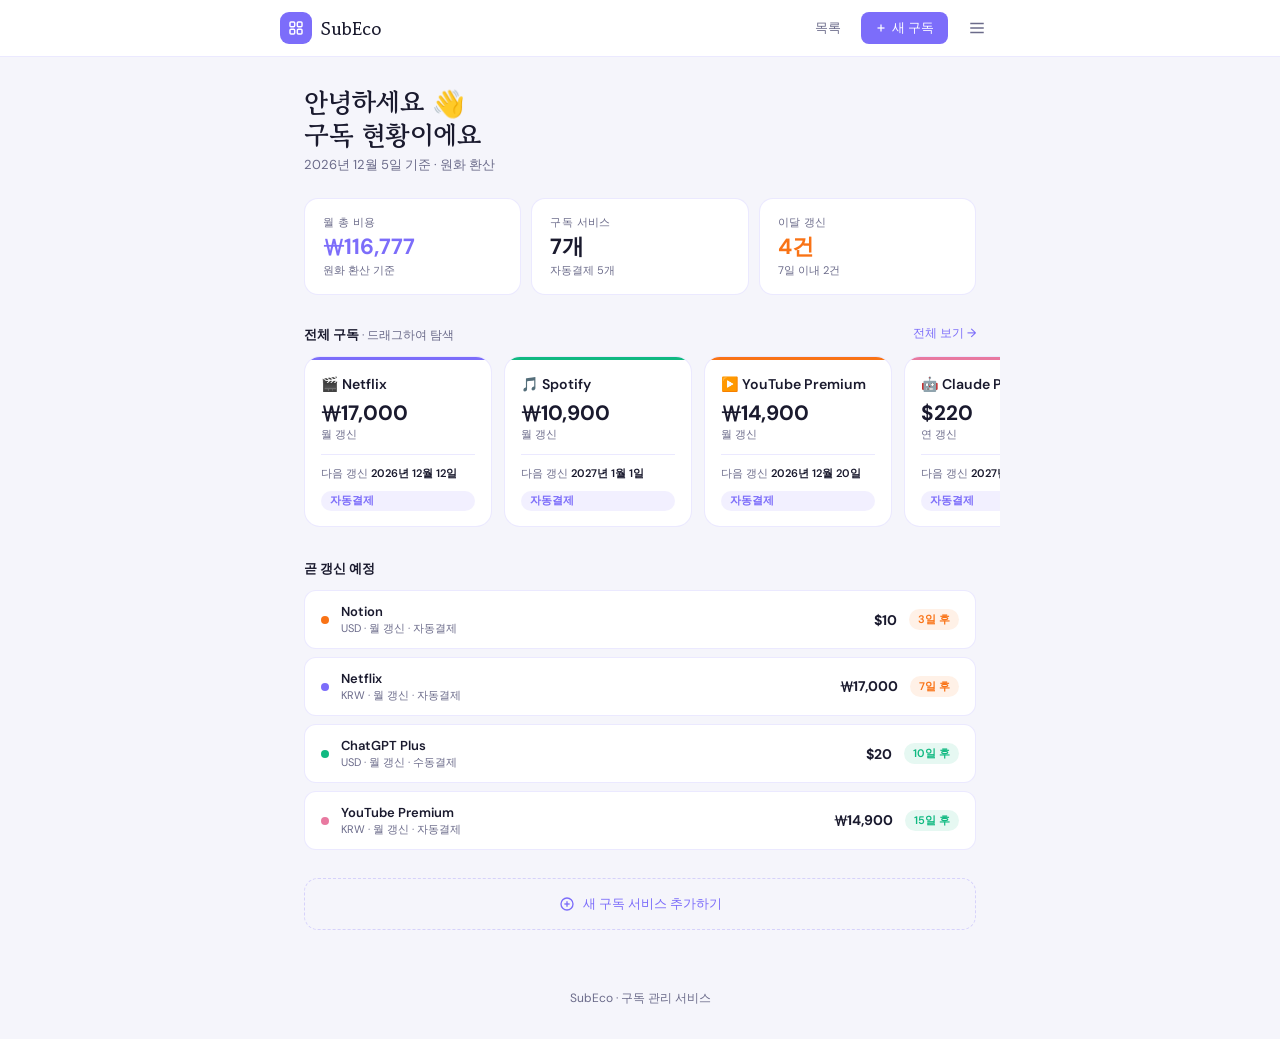
<file: src/main/resources/static/index.html>
<!DOCTYPE html>
<html lang="ko">
<head>
<meta charset="UTF-8">
<meta name="viewport" content="width=device-width, initial-scale=1.0">
<title>SubEco · 구독 관리</title>
<link rel="preconnect" href="https://fonts.googleapis.com">
<!-- 폰트: 제목용 한글 세리프(Gowun Batang) + 본문용 산세리프(DM Sans) -->
<link href="https://fonts.googleapis.com/css2?family=Gowun+Batang:wght@400;700&family=DM+Sans:wght@300;400;500;600&display=swap" rel="stylesheet">
<style>
/* ── 전역 초기화 ──────────────────────────────────────────────────── */
*{box-sizing:border-box;margin:0;padding:0;}

/* ── CSS 변수: 색상 팔레트 ────────────────────────────────────────── */
:root{
  --accent:#7c6dfa;           /* 메인 보라 포인트 컬러 */
  --accent-dark:#6558e8;      /* 호버 시 진한 보라 */
  --accent-light:rgba(124,109,250,0.08); /* 배경 틴트용 연한 보라 */
  --accent2:#f97316;          /* 경고/임박 강조용 오렌지 */
  --green:#10b981;            /* 여유 있음 표시용 그린 */
  --pink:#e879a0;             /* 카드 4번째 컬러 */
  --surface:#f5f5fb;          /* 페이지 배경 */
  --card:#fff;                /* 카드/헤더 배경 */
  --text:#1a1a2e;             /* 기본 텍스트 */
  --muted:#6b6b8a;            /* 보조 텍스트 */
  --border:rgba(124,109,250,0.15); /* 테두리 */
}

/* ── 기본 요소 ────────────────────────────────────────────────────── */
body{font-family:'DM Sans',-apple-system,'Noto Sans KR',sans-serif;background:var(--surface);color:var(--text);min-height:100vh;}
a{text-decoration:none;color:inherit;}
button{font-family:inherit;cursor:pointer;}

/* ── 헤더: 상단 고정 네비게이션 바 ───────────────────────────────── */
header{background:var(--card);border-bottom:0.5px solid var(--border);padding:0 24px;position:sticky;top:0;z-index:50;}
.topbar{max-width:720px;margin:0 auto;display:flex;align-items:center;justify-content:space-between;height:56px;}

/* 브랜드 로고 영역 */
.brand{display:flex;align-items:center;gap:9px;cursor:pointer;}
.brand-mark{width:32px;height:32px;background:var(--accent);border-radius:9px;display:flex;align-items:center;justify-content:center;flex-shrink:0;}
.brand-mark svg{width:16px;height:16px;stroke:#fff;fill:none;stroke-width:2.2;}
.brand-name{font-family:'Gowun Batang',serif;font-weight:700;font-size:1.1rem;color:var(--text);}

/* 헤더 우측 버튼 그룹 */
.header-actions{display:flex;gap:6px;align-items:center;}
.btn{display:inline-flex;align-items:center;gap:5px;padding:7px 14px;border-radius:8px;font-size:13px;font-weight:500;border:none;background:none;color:var(--muted);transition:all .15s;}
.btn:hover{background:var(--accent-light);color:var(--accent);}
.btn-primary{background:var(--accent) !important;color:#fff !important;} /* 강조 버튼 */
.btn-primary:hover{background:var(--accent-dark) !important;}

/* ── 페이지 전환 (SPA 방식) ───────────────────────────────────────── */
/* .page는 기본 숨김, .active 클래스가 있을 때만 보임 */
main{max-width:720px;margin:0 auto;padding:28px 24px 60px;}
.page{display:none;}
.page.active{display:block;}

/* ── 홈: 인삿말 영역 ──────────────────────────────────────────────── */
.greeting{margin-bottom:24px;}
.greeting h1{font-family:'Gowun Batang',serif;font-size:1.65rem;font-weight:700;line-height:1.25;}
.greeting p{font-size:13px;color:var(--muted);margin-top:5px;}

/* ── 홈: 요약 카드 3개 (월비용 / 구독수 / 이달갱신) ─────────────── */
.summary{display:grid;grid-template-columns:repeat(3,1fr);gap:10px;margin-bottom:28px;}
.metric{background:var(--card);border:0.5px solid var(--border);border-radius:14px;padding:16px 18px;}
.metric-label{font-size:11px;color:var(--muted);font-weight:500;letter-spacing:.4px;margin-bottom:6px;text-transform:uppercase;}
.metric-value{font-size:22px;font-weight:700;line-height:1;color:var(--text);}
.v-accent{color:var(--accent)!important;}  /* 금액 강조 */
.v-warn{color:var(--accent2)!important;}   /* 갱신 건수 경고 */
.metric-sub{font-size:11px;color:var(--muted);margin-top:5px;}

/* ── 섹션 헤더 (제목 + 보조링크) ─────────────────────────────────── */
.section-head{display:flex;align-items:center;justify-content:space-between;margin-bottom:12px;}
.section-title{font-size:13px;font-weight:600;color:var(--text);}
.section-hint{font-size:12px;color:var(--muted);}
.section-link{font-size:12px;color:var(--accent);font-weight:500;cursor:pointer;border:none;background:none;}
.section-link:hover{text-decoration:underline;}

/* ── 구독 카드 캐러셀 ─────────────────────────────────────────────── */
/* 가로 스크롤 컨테이너. 음수 마진으로 양쪽 여백 밖까지 확장 */
.carousel-outer{margin:0 -24px;padding:0 24px;overflow-x:auto;scrollbar-width:none;cursor:grab;}
.carousel-outer::-webkit-scrollbar{display:none;} /* WebKit 스크롤바 숨김 */
.carousel-outer.dragging{cursor:grabbing;}          /* 드래그 중 커서 변경 */
.carousel-outer.dragging .sub-card{pointer-events:none;} /* 드래그 중 카드 클릭 방지 */
.carousel{display:flex;gap:12px;padding-bottom:8px;width:max-content;}

/* 개별 구독 카드 */
.sub-card{width:188px;background:var(--card);border:0.5px solid var(--border);border-radius:16px;padding:18px 16px 15px;display:flex;flex-direction:column;position:relative;overflow:hidden;transition:transform .15s,box-shadow .15s;cursor:pointer;}
/* 카드 상단 컬러 스트라이프 (::after 의사 요소) */
.sub-card::after{content:'';position:absolute;top:0;left:0;right:0;height:3px;border-radius:16px 16px 0 0;}
.c1::after{background:var(--accent);}  /* 보라 */
.c2::after{background:var(--green);}   /* 그린 */
.c3::after{background:var(--accent2);} /* 오렌지 */
.c4::after{background:var(--pink);}    /* 핑크 */
.sub-card:hover{transform:translateY(-3px);box-shadow:0 8px 22px rgba(124,109,250,0.13);}
/* 카드 내부 요소들 */
.card-service{font-weight:600;font-size:.88rem;margin-bottom:10px;}
.card-price{font-size:1.3rem;font-weight:700;line-height:1;}
.card-cycle{font-size:11px;color:var(--muted);margin-top:3px;}
.card-div{height:.5px;background:var(--border);margin:12px 0;} /* 구분선 */
.card-renewal{font-size:11px;color:var(--muted);}
.card-renewal b{color:var(--text);font-weight:600;}
/* 자동/수동결제 배지 */
.badge{display:inline-flex;align-items:center;margin-top:10px;padding:3px 9px;border-radius:20px;font-size:10.5px;font-weight:600;}
.badge-auto{background:rgba(124,109,250,.1);color:var(--accent);}   /* 자동결제: 보라 */
.badge-manual{background:rgba(107,107,138,.1);color:var(--muted);}  /* 수동결제: 회색 */

/* ── 홈: 갱신 예정 리스트 ─────────────────────────────────────────── */
.upcoming{display:flex;flex-direction:column;gap:8px;margin-bottom:28px;}
.uitem{background:var(--card);border:.5px solid var(--border);border-radius:12px;padding:12px 16px;display:flex;align-items:center;gap:12px;cursor:pointer;transition:background .12s;}
.uitem:hover{background:var(--accent-light);}
.udot{width:8px;height:8px;border-radius:50%;flex-shrink:0;} /* 컬러 인디케이터 점 */
.uinfo{flex:1;}
.uname{font-size:13px;font-weight:600;}
.umeta{font-size:11px;color:var(--muted);margin-top:1px;}
.uamt{font-size:14px;font-weight:700;}
/* 갱신 임박도 태그 */
.utag{font-size:11px;font-weight:600;padding:3px 9px;border-radius:20px;flex-shrink:0;}
.utag-soon{background:rgba(249,115,22,.1);color:var(--accent2);} /* 7일 이내: 오렌지 */
.utag-ok{background:rgba(16,185,129,.1);color:var(--green);}     /* 여유 있음: 그린 */

/* ── 홈: 새 구독 추가 유도 버튼 (점선 테두리) ───────────────────── */
.add-hint{border:1.5px dashed rgba(124,109,250,.25);border-radius:14px;padding:16px;display:flex;align-items:center;justify-content:center;gap:8px;cursor:pointer;color:var(--accent);font-size:13px;font-weight:500;transition:background .15s;background:transparent;width:100%;border-style:dashed;}
.add-hint:hover{background:var(--accent-light);}
.add-hint svg{width:16px;height:16px;stroke:currentColor;fill:none;stroke-width:2;}

/* ── 목록 페이지: 카드 그리드 ────────────────────────────────────── */
/* auto-fill로 화면 너비에 따라 열 수 자동 조정 */
.list-grid{display:grid;grid-template-columns:repeat(auto-fill,minmax(200px,1fr));gap:12px;margin-bottom:20px;}
.list-card{background:var(--card);border:.5px solid var(--border);border-radius:16px;padding:18px 16px 15px;position:relative;overflow:hidden;cursor:pointer;transition:transform .15s,box-shadow .15s;}
.list-card:hover{transform:translateY(-3px);box-shadow:0 8px 22px rgba(124,109,250,.13);}
.list-card::after{content:'';position:absolute;top:0;left:0;right:0;height:3px;border-radius:16px 16px 0 0;}
.page-title{font-family:'Gowun Batang',serif;font-size:1.5rem;font-weight:700;margin-bottom:20px;}

/* ── 상세 페이지 ──────────────────────────────────────────────────── */
.detail-card{background:var(--card);border:.5px solid var(--border);border-radius:16px;overflow:hidden;margin-bottom:16px;}
.detail-header{padding:24px 24px 20px;border-bottom:.5px solid var(--border);}
.detail-service{font-family:'Gowun Batang',serif;font-size:1.4rem;font-weight:700;}
.detail-price{font-size:2rem;font-weight:700;color:var(--accent);margin-top:6px;}
.detail-cycle{font-size:13px;color:var(--muted);margin-top:3px;}
/* 상세 정보 행 목록 */
.detail-rows{padding:8px 0;}
.detail-row{display:flex;align-items:center;justify-content:space-between;padding:13px 24px;border-bottom:.5px solid var(--border);}
.detail-row:last-child{border-bottom:none;}
.detail-row-label{font-size:13px;color:var(--muted);}
.detail-row-value{font-size:13px;font-weight:600;}
/* 수정 / 삭제 버튼 행 */
.action-row{display:flex;gap:10px;margin-top:8px;}
.action-btn{flex:1;padding:12px;border-radius:10px;font-size:13px;font-weight:500;border:none;cursor:pointer;transition:all .15s;}
.action-edit{background:var(--accent-light);color:var(--accent);}
.action-edit:hover{background:rgba(124,109,250,.15);}
.action-delete{background:rgba(239,68,68,.08);color:#ef4444;}
.action-delete:hover{background:rgba(239,68,68,.15);}
/* 뒤로가기 버튼 */
.back-btn{display:inline-flex;align-items:center;gap:6px;font-size:13px;color:var(--muted);margin-bottom:16px;cursor:pointer;border:none;background:none;padding:0;}
.back-btn:hover{color:var(--accent);}

/* ── 등록/수정 폼 페이지 ──────────────────────────────────────────── */
.form-card{background:var(--card);border:.5px solid var(--border);border-radius:16px;padding:24px;}
.form-group{margin-bottom:16px;}
.form-label{display:block;font-size:12px;font-weight:500;color:var(--muted);letter-spacing:.3px;margin-bottom:6px;text-transform:uppercase;}
.form-input{width:100%;padding:10px 14px;border:.5px solid rgba(124,109,250,.3);border-radius:10px;font-size:14px;background:var(--surface);color:var(--text);font-family:inherit;transition:border-color .15s,box-shadow .15s;}
.form-input:focus{outline:none;border-color:var(--accent);box-shadow:0 0 0 3px rgba(124,109,250,.1);background:#fff;}
.form-row{display:grid;grid-template-columns:1fr 1fr;gap:12px;} /* 금액+통화 2열 배치 */
/* 자동결제 체크박스 그룹 */
.checkbox-group{display:flex;align-items:center;gap:8px;padding:12px 14px;background:var(--surface);border-radius:10px;border:.5px solid rgba(124,109,250,.2);}
.checkbox-group input[type=checkbox]{accent-color:var(--accent);width:16px;height:16px;cursor:pointer;}
.checkbox-group label{font-size:14px;color:var(--text);cursor:pointer;}
/* 폼 하단 버튼 영역 */
.form-actions{display:flex;gap:10px;margin-top:24px;}
.form-submit{flex:1;padding:13px;border-radius:10px;font-size:14px;font-weight:600;border:none;background:var(--accent);color:#fff;cursor:pointer;transition:background .15s;}
.form-submit:hover{background:var(--accent-dark);}
.form-cancel{padding:13px 20px;border-radius:10px;font-size:14px;font-weight:500;border:.5px solid var(--border);background:none;color:var(--muted);cursor:pointer;transition:all .15s;}
.form-cancel:hover{background:var(--accent-light);color:var(--accent);}

/* ── 사이드 메뉴 (우측 슬라이드) ─────────────────────────────────── */
/* 오버레이: 메뉴 열릴 때 배경을 어둡게 */
.overlay{position:fixed;inset:0;background:rgba(26,26,46,.4);opacity:0;visibility:hidden;transition:opacity .2s,visibility 0s linear .2s;z-index:90;}
/* 사이드 패널: 기본은 화면 오른쪽 밖에 숨겨둠 */
.sidemenu{position:fixed;top:0;right:0;height:100vh;width:260px;max-width:85vw;background:var(--card);border-left:.5px solid var(--border);transform:translateX(100%);transition:transform .25s;z-index:100;display:flex;flex-direction:column;}
.sm-head{display:flex;align-items:center;justify-content:space-between;padding:16px 20px;border-bottom:.5px solid var(--border);font-weight:600;}
.sm-close{background:none;border:none;font-size:1.5rem;color:var(--muted);cursor:pointer;line-height:1;}
.sm-close:hover{color:var(--text);}
.sm-list{list-style:none;padding:6px 0;}
.sm-list li button{display:block;width:100%;text-align:left;padding:11px 20px;font-size:14px;color:var(--text);border:none;background:none;cursor:pointer;transition:background .12s;}
.sm-list li button:hover{background:var(--accent-light);color:var(--accent);}
/* body에 .menu-open 클래스가 추가되면 오버레이·패널이 보이도록 토글 */
body.menu-open .overlay{opacity:1;visibility:visible;transition:opacity .2s;}
body.menu-open .sidemenu{transform:translateX(0);}

footer{text-align:center;padding:0 0 32px;font-size:12px;color:var(--muted);}

/* 데이터 없을 때 빈 상태 표시 */
.empty{text-align:center;padding:40px 20px;color:var(--muted);}
.empty-icon{font-size:2.5rem;margin-bottom:12px;}

</style>
</head>
<body>

<!-- ── 상단 헤더 ──────────────────────────────────────────────────────── -->
<header>
  <div class="topbar">
    <!-- 로고: 클릭하면 홈으로 이동 -->
    <div class="brand" onclick="nav('home')">
      <div class="brand-mark">
        <svg viewBox="0 0 24 24"><rect x="3" y="3" width="7" height="7" rx="1.5"/><rect x="14" y="3" width="7" height="7" rx="1.5"/><rect x="3" y="14" width="7" height="7" rx="1.5"/><rect x="14" y="14" width="7" height="7" rx="1.5"/></svg>
      </div>
      <span class="brand-name">SubEco</span>
    </div>
    <!-- 헤더 버튼: 목록 / 새 구독 / 햄버거 메뉴 -->
    <div class="header-actions">
      <button class="btn" onclick="nav('list')">목록</button>
      <button class="btn btn-primary" onclick="nav('new')">
        <svg width="12" height="12" viewBox="0 0 24 24" fill="none" stroke="currentColor" stroke-width="2.5"><line x1="12" y1="5" x2="12" y2="19"/><line x1="5" y1="12" x2="19" y2="12"/></svg>
        새 구독
      </button>
      <button class="btn" onclick="openMenu()" aria-label="메뉴">
        <svg width="18" height="18" viewBox="0 0 24 24" fill="none" stroke="currentColor" stroke-width="2"><line x1="3" y1="6" x2="21" y2="6"/><line x1="3" y1="12" x2="21" y2="12"/><line x1="3" y1="18" x2="21" y2="18"/></svg>
      </button>
    </div>
  </div>
</header>

<main>

  <!-- ── 홈 페이지 ──────────────────────────────────────────────────── -->
  <div class="page active" id="page-home">
    <!-- 인삿말 + 오늘 날짜 -->
    <div class="greeting">
      <h1>안녕하세요 👋<br>구독 현황이에요</h1>
      <p id="today-date"></p>
    </div>

    <!-- 요약 지표 카드 3개 -->
    <div class="summary">
      <div class="metric">
        <div class="metric-label">월 총 비용</div>
        <div class="metric-value v-accent" id="total-monthly">₩0</div>
        <div class="metric-sub">원화 환산 기준</div>
      </div>
      <div class="metric">
        <div class="metric-label">구독 서비스</div>
        <div class="metric-value" id="total-count">0개</div>
        <div class="metric-sub" id="auto-count">자동결제 0개</div>
      </div>
      <div class="metric">
        <div class="metric-label">이달 갱신</div>
        <div class="metric-value v-warn" id="this-month-count">0건</div>
        <div class="metric-sub" id="soon-count">7일 이내 0건</div>
      </div>
    </div>

    <!-- 구독 카드 캐러셀 섹션 -->
    <div class="section-head">
      <div><span class="section-title">전체 구독</span><span class="section-hint"> · 드래그하여 탐색</span></div>
      <button class="section-link" onclick="nav('list')">전체 보기 →</button>
    </div>
    <div class="carousel-outer" id="carouselOuter">
      <div class="carousel" id="carousel"></div> <!-- JS가 카드 HTML을 채워넣음 -->
    </div>

    <br>

    <!-- 갱신 임박 목록 섹션 -->
    <div class="section-head" style="margin-top:4px;">
      <span class="section-title">곧 갱신 예정</span>
    </div>
    <div class="upcoming" id="upcoming-list"></div> <!-- JS가 항목 HTML을 채워넣음 -->

    <!-- 새 구독 추가 유도 버튼 -->
    <button class="add-hint" onclick="nav('new')">
      <svg viewBox="0 0 24 24"><circle cx="12" cy="12" r="9"/><line x1="12" y1="8" x2="12" y2="16"/><line x1="8" y1="12" x2="16" y2="12"/></svg>
      새 구독 서비스 추가하기
    </button>
  </div>

  <!-- ── 목록 페이지 ─────────────────────────────────────────────────── -->
  <div class="page" id="page-list">
    <div style="display:flex;align-items:center;justify-content:space-between;margin-bottom:20px;">
      <div class="page-title" style="margin-bottom:0;">전체 구독</div>
      <button class="btn btn-primary" onclick="nav('new')">
        <svg width="12" height="12" viewBox="0 0 24 24" fill="none" stroke="currentColor" stroke-width="2.5"><line x1="12" y1="5" x2="12" y2="19"/><line x1="5" y1="12" x2="19" y2="12"/></svg>
        새 구독
      </button>
    </div>
    <!-- JS가 구독 카드 그리드를 채워넣음 -->
    <div class="list-grid" id="list-grid"></div>
  </div>

  <!-- ── 상세 페이지 ─────────────────────────────────────────────────── -->
  <div class="page" id="page-detail">
    <!-- 목록으로 돌아가기 -->
    <button class="back-btn" onclick="nav('list')">
      <svg width="14" height="14" viewBox="0 0 24 24" fill="none" stroke="currentColor" stroke-width="2"><line x1="19" y1="12" x2="5" y2="12"/><polyline points="12 19 5 12 12 5"/></svg>
      목록으로
    </button>
    <!-- 상세 정보 카드 (JS가 채워넣음) -->
    <div class="detail-card">
      <div class="detail-header">
        <div class="detail-service" id="detail-name"></div>
        <div class="detail-price" id="detail-price"></div>
        <div class="detail-cycle" id="detail-cycle"></div>
      </div>
      <div class="detail-rows">
        <div class="detail-row"><span class="detail-row-label">시작일</span><span class="detail-row-value" id="detail-started"></span></div>
        <div class="detail-row"><span class="detail-row-label">다음 갱신일</span><span class="detail-row-value" id="detail-renewal"></span></div>
        <div class="detail-row"><span class="detail-row-label">통화</span><span class="detail-row-value" id="detail-currency"></span></div>
        <div class="detail-row"><span class="detail-row-label">자동결제</span><span class="detail-row-value" id="detail-auto"></span></div>
      </div>
    </div>
    <!-- 수정 / 삭제 액션 버튼 -->
    <div class="action-row">
      <button class="action-btn action-edit" id="detail-edit-btn">✏️ 수정</button>
      <button class="action-btn action-delete" id="detail-delete-btn">🗑️ 삭제</button>
    </div>
  </div>

  <!-- ── 등록/수정 폼 페이지 (new·edit 공용) ──────────────────────── -->
  <div class="page" id="page-form">
    <!-- 뒤로가기: 신규면 목록, 수정이면 상세로 -->
    <button class="back-btn" id="form-back-btn">
      <svg width="14" height="14" viewBox="0 0 24 24" fill="none" stroke="currentColor" stroke-width="2"><line x1="19" y1="12" x2="5" y2="12"/><polyline points="12 19 5 12 12 5"/></svg>
      <span id="form-back-label">돌아가기</span>
    </button>
    <div class="page-title" id="form-title">새 구독 등록</div>
    <div class="form-card">
      <!-- 서비스명 -->
      <div class="form-group">
        <label class="form-label">서비스명</label>
        <input class="form-input" id="f-name" type="text" placeholder="예: Netflix, Spotify">
      </div>
      <!-- 금액 + 통화 (2열 배치) -->
      <div class="form-row">
        <div class="form-group">
          <label class="form-label">금액</label>
          <input class="form-input" id="f-price" type="number" min="0" placeholder="0">
        </div>
        <div class="form-group">
          <label class="form-label">통화</label>
          <select class="form-input" id="f-currency">
            <option value="KRW">원 (KRW)</option>
            <option value="USD">달러 (USD)</option>
            <option value="JPY">엔 (JPY)</option>
          </select>
        </div>
      </div>
      <!-- 결제 주기 -->
      <div class="form-group">
        <label class="form-label">결제 주기</label>
        <select class="form-input" id="f-cycle">
          <option value="MONTHLY">월 갱신</option>
          <option value="YEARLY">연 갱신</option>
        </select>
      </div>
      <!-- 시작일 -->
      <div class="form-group">
        <label class="form-label">시작일</label>
        <input class="form-input" id="f-started" type="date">
      </div>
      <!-- 자동결제 여부 -->
      <div class="form-group">
        <div class="checkbox-group">
          <input type="checkbox" id="f-auto">
          <label for="f-auto">자동 결제</label>
        </div>
      </div>
      <!-- 취소 / 제출 버튼 -->
      <div class="form-actions">
        <button class="form-cancel" id="form-cancel-btn">취소</button>
        <button class="form-submit" id="form-submit-btn">등록하기</button>
      </div>
    </div>
  </div>

</main>

<footer>SubEco · 구독 관리 서비스</footer>

<!-- ── 사이드 메뉴 ─────────────────────────────────────────────────────── -->
<!-- 오버레이: 클릭하면 메뉴 닫힘 -->
<div class="overlay" id="overlay" onclick="closeMenu()"></div>
<!-- 슬라이드 패널 -->
<aside class="sidemenu" id="sidemenu">
  <div class="sm-head">
    <span>메뉴</span>
    <button class="sm-close" onclick="closeMenu()">×</button>
  </div>
  <ul class="sm-list">
    <li><button onclick="closeMenu();nav('home')">홈</button></li>
    <li><button onclick="closeMenu();nav('list')">구독 목록</button></li>
    <li><button onclick="closeMenu();nav('new')">+ 새 구독 등록</button></li>
  </ul>
</aside>

<script>
// ════════════════════════════════════════════════════════════════════════════
// 데이터 & 상수
// ════════════════════════════════════════════════════════════════════════════

// 원화 환산 환율 (폴백 고정값)
const RATES = { KRW: 1, USD: 1490, JPY: 9.8 };

// 서비스명 키워드 → 이모지 매핑
const EMOJIS = { Netflix:'🎬', Spotify:'🎵', YouTube:'▶️', Claude:'🤖', Notion:'📝', ChatGPT:'💬', Nintendo:'🎮' };

// 카드 상단 스트라이프 컬러 클래스 (순환 적용)
const COLORS = ['c1','c2','c3','c4'];

// localStorage에 저장된 데이터 불러오기. 없으면 시드 데이터 사용.
let subs = JSON.parse(localStorage.getItem('subeco') || 'null') || [
  {id:1, name:'Netflix',         price:17000, currency:'KRW', cycle:'MONTHLY', started:'2026-04-12', auto:true},
  {id:2, name:'Spotify',         price:10900, currency:'KRW', cycle:'MONTHLY', started:'2026-05-01', auto:true},
  {id:3, name:'YouTube Premium', price:14900, currency:'KRW', cycle:'MONTHLY', started:'2026-03-20', auto:true},
  {id:4, name:'Claude Pro',      price:220,   currency:'USD', cycle:'YEARLY',  started:'2026-05-25', auto:true},
  {id:5, name:'Notion',          price:10,    currency:'USD', cycle:'MONTHLY', started:'2026-05-08', auto:true},
  {id:6, name:'ChatGPT Plus',    price:20,    currency:'USD', cycle:'MONTHLY', started:'2026-02-15', auto:false},
  {id:7, name:'Nintendo Online', price:2400,  currency:'JPY', cycle:'YEARLY',  started:'2025-11-30', auto:false},
];

// 새 구독 등록 시 부여할 ID (기존 최대값 + 1)
let nextId = Math.max(...subs.map(s=>s.id)) + 1;

// 현재 수정 중인 구독 ID (null이면 신규 등록 모드)
let editingId = null;

// ════════════════════════════════════════════════════════════════════════════
// 유틸리티 함수
// ════════════════════════════════════════════════════════════════════════════

/** 현재 subs 배열을 localStorage에 저장 */
function save() { localStorage.setItem('subeco', JSON.stringify(subs)); }

/**
 * 서비스 이름에서 이모지를 반환.
 * EMOJIS 키워드와 대소문자 무관하게 매칭, 없으면 기본 박스 이모지.
 */
function getEmoji(name) {
  for (const k of Object.keys(EMOJIS)) if (name.toLowerCase().includes(k.toLowerCase())) return EMOJIS[k];
  return '📦';
}

/**
 * 구독 객체를 받아 통화 기호 + 금액 문자열 반환.
 * 예) { price: 17000, currency: 'KRW' } → "₩17,000"
 */
function formatPrice(s) {
  const sym = s.currency === 'KRW' ? '₩' : s.currency === 'USD' ? '$' : '¥';
  return sym + s.price.toLocaleString();
}

/**
 * 구독의 월 환산 원화 금액을 계산.
 * 연간 결제는 12로 나눠 월 평균으로 환산.
 */
function toKrwMonthly(s) {
  const krw = s.price * RATES[s.currency];
  return s.cycle === 'YEARLY' ? Math.round(krw / 12) : krw;
}

/**
 * 구독의 다음 갱신일(Date 객체)을 계산.
 * started 날짜에서 오늘 이후가 될 때까지 주기(월/년)를 반복해서 더함.
 */
function nextRenewal(s) {
  const d = new Date(s.started);
  const today = new Date(); today.setHours(0,0,0,0);
  while (d <= today) {
    s.cycle === 'MONTHLY' ? d.setMonth(d.getMonth()+1) : d.setFullYear(d.getFullYear()+1);
  }
  return d;
}

/**
 * Date 객체를 "2026년 6월 1일" 형식의 문자열로 변환.
 */
function formatDate(d) {
  return `${d.getFullYear()}년 ${d.getMonth()+1}월 ${d.getDate()}일`;
}

/**
 * 오늘로부터 주어진 날짜까지 남은 일수를 반환.
 * 오늘이면 0, 내일이면 1.
 */
function daysUntil(d) {
  const today = new Date(); today.setHours(0,0,0,0);
  return Math.round((d - today) / 86400000);
}

// ════════════════════════════════════════════════════════════════════════════
// 페이지 네비게이션 (SPA 방식)
// ════════════════════════════════════════════════════════════════════════════

/**
 * 지정한 페이지를 활성화하고 해당 렌더 함수를 호출.
 * @param {string} page - 'home' | 'list' | 'detail' | 'new' | 'edit'
 * @param {number} [id]  - detail·edit 전환 시 대상 구독 ID
 */
function nav(page, id) {
  // 모든 페이지 숨김 후 대상만 표시
  document.querySelectorAll('.page').forEach(p => p.classList.remove('active'));
  // new·edit은 같은 form 페이지를 공유
  document.getElementById('page-' + (page === 'new' || page === 'edit' ? 'form' : page)).classList.add('active');
  window.scrollTo(0, 0);
  // 페이지별 렌더 함수 호출
  if (page === 'home')   renderHome();
  else if (page === 'list')   renderList();
  else if (page === 'detail') renderDetail(id);
  else if (page === 'new')    openForm(null);
  else if (page === 'edit')   openForm(id);
}

// ════════════════════════════════════════════════════════════════════════════
// 홈 페이지 렌더링
// ════════════════════════════════════════════════════════════════════════════

function renderHome() {
  const now = new Date();

  // 오늘 날짜 텍스트 업데이트
  document.getElementById('today-date').textContent =
    `${now.getFullYear()}년 ${now.getMonth()+1}월 ${now.getDate()}일 기준 · 원화 환산`;

  // 요약 지표 계산
  const totalMonthly = subs.reduce((a, s) => a + toKrwMonthly(s), 0); // 월 총 비용
  const autoCount    = subs.filter(s => s.auto).length;               // 자동결제 수
  const thisMonth    = subs.filter(s => {                              // 이달 갱신 건수
    const d = nextRenewal(s);
    return d.getMonth() === now.getMonth() && d.getFullYear() === now.getFullYear();
  }).length;
  const soonCount = subs.filter(s => daysUntil(nextRenewal(s)) <= 7).length; // 7일 이내

  // 요약 카드 DOM 업데이트
  document.getElementById('total-monthly').textContent    = '₩' + totalMonthly.toLocaleString();
  document.getElementById('total-count').textContent      = subs.length + '개';
  document.getElementById('auto-count').textContent       = '자동결제 ' + autoCount + '개';
  document.getElementById('this-month-count').textContent = thisMonth + '건';
  document.getElementById('soon-count').textContent       = '7일 이내 ' + soonCount + '건';

  // 캐러셀 카드 HTML 생성 및 삽입
  const carousel = document.getElementById('carousel');
  carousel.innerHTML = subs.map((s, i) => {
    const d = nextRenewal(s);
    return `<div class="sub-card ${COLORS[i%4]}" onclick="nav('detail',${s.id})">
      <div class="card-service">${getEmoji(s.name)} ${s.name}</div>
      <div class="card-price">${formatPrice(s)}</div>
      <div class="card-cycle">${s.cycle === 'MONTHLY' ? '월 갱신' : '연 갱신'}</div>
      <div class="card-div"></div>
      <div class="card-renewal">다음 갱신 <b>${formatDate(d)}</b></div>
      <span class="badge ${s.auto ? 'badge-auto' : 'badge-manual'}">${s.auto ? '자동결제' : '수동결제'}</span>
    </div>`;
  }).join('');

  // 갱신 예정 리스트: 가장 빠른 4건을 오름차순 정렬해 표시
  const sorted = [...subs].sort((a,b) => nextRenewal(a) - nextRenewal(b)).slice(0, 4);
  const dotColors = ['var(--accent2)','var(--accent)','var(--green)','var(--pink)'];
  document.getElementById('upcoming-list').innerHTML = sorted.map((s, i) => {
    const d = nextRenewal(s);
    const days = daysUntil(d);
    const tagClass = days <= 7 ? 'utag-soon' : 'utag-ok'; // 7일 이내면 경고 색상
    const tagText  = days === 0 ? '오늘' : days + '일 후';
    return `<div class="uitem" onclick="nav('detail',${s.id})">
      <div class="udot" style="background:${dotColors[i%4]}"></div>
      <div class="uinfo">
        <div class="uname">${s.name}</div>
        <div class="umeta">${s.currency} · ${s.cycle==='MONTHLY'?'월':'연'} 갱신 · ${s.auto?'자동':'수동'}결제</div>
      </div>
      <div class="uamt">${formatPrice(s)}</div>
      <div class="utag ${tagClass}">${tagText}</div>
    </div>`;
  }).join('');

  initCarousel(); // 드래그 스크롤 이벤트 초기화
}

/**
 * 캐러셀 마우스 드래그 스크롤 초기화.
 * mousedown → mousemove로 scrollLeft를 조작, rAF으로 부드럽게 처리.
 * 드래그 거리가 5px 이상이면 click 이벤트를 취소해 카드 링크 오작동 방지.
 */
function initCarousel() {
  const el = document.getElementById('carouselOuter');
  let isDown=false, startX=0, sl=0, moved=0, pending=null, raf=null;

  // 마우스 누름: 시작 좌표·스크롤 위치 기록
  el.onmousedown = e => { isDown=true; moved=0; startX=e.pageX; sl=el.scrollLeft; e.preventDefault(); };

  // 드래그 종료: 상태 초기화
  const end = () => {
    if(!isDown) return;
    isDown=false;
    el.classList.remove('dragging');
    if(raf){ cancelAnimationFrame(raf); raf=null; }
  };
  window.addEventListener('mouseup', end);

  // 마우스 이동: scrollLeft를 rAF 배치로 갱신
  el.onmousemove = e => {
    if(!isDown) return;
    const w = e.pageX - startX;
    moved = Math.max(moved, Math.abs(w));
    if(moved > 5) el.classList.add('dragging'); // 5px 초과 시 dragging 상태
    pending = sl - w;
    if(!raf) raf = requestAnimationFrame(() => {
      raf=null;
      if(pending != null){ el.scrollLeft=pending; pending=null; }
    });
  };

  // HTML5 drag 기본 동작 차단 (고스트 이미지 방지)
  el.addEventListener('dragstart', e => e.preventDefault());

  // 드래그 중이었으면 click 이벤트 취소 (카드 이동 방지)
  el.addEventListener('click', e => {
    if(moved > 5){ e.preventDefault(); e.stopPropagation(); }
  }, true);
}

// ════════════════════════════════════════════════════════════════════════════
// 목록 페이지 렌더링
// ════════════════════════════════════════════════════════════════════════════

function renderList() {
  // 구독이 없으면 빈 상태 UI 표시
  if (subs.length === 0) {
    document.getElementById('list-grid').innerHTML =
      `<div class="empty" style="grid-column:1/-1"><div class="empty-icon">📭</div><p>등록된 구독이 없어요</p></div>`;
    return;
  }
  // 구독 카드 그리드 HTML 생성
  document.getElementById('list-grid').innerHTML = subs.map((s, i) => {
    const d = nextRenewal(s);
    return `<div class="list-card ${COLORS[i%4]}" onclick="nav('detail',${s.id})">
      <div class="card-service">${getEmoji(s.name)} ${s.name}</div>
      <div class="card-price">${formatPrice(s)}</div>
      <div class="card-cycle">${s.cycle === 'MONTHLY' ? '월 갱신' : '연 갱신'}</div>
      <div class="card-div"></div>
      <div class="card-renewal">다음 갱신 <b>${formatDate(d)}</b></div>
      <span class="badge ${s.auto ? 'badge-auto' : 'badge-manual'}">${s.auto ? '자동결제' : '수동결제'}</span>
    </div>`;
  }).join('');
}

// ════════════════════════════════════════════════════════════════════════════
// 상세 페이지 렌더링
// ════════════════════════════════════════════════════════════════════════════

/**
 * 구독 ID로 상세 정보를 DOM에 채워넣고 수정·삭제 버튼 핸들러를 등록.
 * @param {number} id - 표시할 구독의 id
 */
function renderDetail(id) {
  const s = subs.find(x => x.id === id);
  if (!s) { nav('list'); return; } // ID가 없으면 목록으로 fallback

  const d = nextRenewal(s);
  document.getElementById('detail-name').textContent    = getEmoji(s.name) + ' ' + s.name;
  document.getElementById('detail-price').textContent   = formatPrice(s);
  document.getElementById('detail-cycle').textContent   = s.cycle === 'MONTHLY' ? '월 갱신' : '연 갱신';
  document.getElementById('detail-started').textContent = s.started;
  document.getElementById('detail-renewal').textContent = formatDate(d);
  document.getElementById('detail-currency').textContent =
    s.currency === 'KRW' ? '원 (KRW)' : s.currency === 'USD' ? '달러 (USD)' : '엔 (JPY)';
  document.getElementById('detail-auto').innerHTML =
    `<span class="badge ${s.auto?'badge-auto':'badge-manual'}">${s.auto?'자동결제':'수동결제'}</span>`;

  // 수정 버튼: 폼 페이지로 이동
  document.getElementById('detail-edit-btn').onclick = () => nav('edit', id);

  // 삭제 버튼: 확인 후 배열에서 제거 → 저장 → 목록 이동
  document.getElementById('detail-delete-btn').onclick = () => {
    if (confirm(`'${s.name}' 구독을 삭제할까요?`)) {
      subs = subs.filter(x => x.id !== id);
      save();
      nav('list');
    }
  };
}

// ════════════════════════════════════════════════════════════════════════════
// 등록/수정 폼
// ════════════════════════════════════════════════════════════════════════════

/**
 * 폼 페이지를 초기화.
 * id가 null이면 신규 등록 모드, 값이 있으면 수정 모드로 기존 데이터를 채워넣음.
 * @param {number|null} id - 수정 대상 구독 ID (신규면 null)
 */
function openForm(id) {
  editingId = id;
  const isEdit = id !== null;

  // 제목·버튼 레이블을 모드에 맞게 변경
  document.getElementById('form-title').textContent      = isEdit ? '구독 수정' : '새 구독 등록';
  document.getElementById('form-submit-btn').textContent = isEdit ? '저장하기' : '등록하기';
  document.getElementById('form-back-label').textContent = isEdit ? '상세로' : '목록으로';

  // 뒤로가기·취소 버튼의 목적지 설정
  document.getElementById('form-back-btn').onclick   = () => nav(isEdit ? 'detail' : 'list', id);
  document.getElementById('form-cancel-btn').onclick = () => nav(isEdit ? 'detail' : 'list', id);

  if (isEdit) {
    // 수정 모드: 기존 값으로 폼 채우기
    const s = subs.find(x => x.id === id);
    document.getElementById('f-name').value      = s.name;
    document.getElementById('f-price').value     = s.price;
    document.getElementById('f-currency').value  = s.currency;
    document.getElementById('f-cycle').value     = s.cycle;
    document.getElementById('f-started').value   = s.started;
    document.getElementById('f-auto').checked    = s.auto;
  } else {
    // 신규 모드: 폼 초기화 (시작일은 오늘로 기본값)
    document.getElementById('f-name').value      = '';
    document.getElementById('f-price').value     = '';
    document.getElementById('f-currency').value  = 'KRW';
    document.getElementById('f-cycle').value     = 'MONTHLY';
    document.getElementById('f-started').value   = new Date().toISOString().slice(0,10);
    document.getElementById('f-auto').checked    = false;
  }

  document.getElementById('form-submit-btn').onclick = submitForm;
}

/**
 * 폼 제출 처리.
 * 유효성 검사 후 신규 등록 또는 기존 항목 수정을 수행하고 저장.
 */
function submitForm() {
  const name     = document.getElementById('f-name').value.trim();
  const price    = parseInt(document.getElementById('f-price').value);
  const currency = document.getElementById('f-currency').value;
  const cycle    = document.getElementById('f-cycle').value;
  const started  = document.getElementById('f-started').value;
  const auto     = document.getElementById('f-auto').checked;

  // 필수 입력값 검증
  if (!name || !price || !started) { alert('모든 항목을 입력해주세요.'); return; }

  if (editingId !== null) {
    // 수정 모드: 기존 객체를 찾아 필드 업데이트
    const s = subs.find(x => x.id === editingId);
    Object.assign(s, { name, price, currency, cycle, started, auto });
    save();
    nav('detail', editingId);
  } else {
    // 신규 등록: 배열에 추가 후 목록으로 이동
    subs.push({ id: nextId++, name, price, currency, cycle, started, auto });
    save();
    nav('list');
  }
}

// ════════════════════════════════════════════════════════════════════════════
// 사이드 메뉴 토글
// ════════════════════════════════════════════════════════════════════════════

/** body에 .menu-open 클래스를 추가해 CSS 트랜지션으로 패널·오버레이 표시 */
function openMenu()  { document.body.classList.add('menu-open'); }
function closeMenu() { document.body.classList.remove('menu-open'); }

// ESC 키로 메뉴 닫기
document.addEventListener('keydown', e => { if (e.key === 'Escape') closeMenu(); });

// ════════════════════════════════════════════════════════════════════════════
// 초기 실행
// ════════════════════════════════════════════════════════════════════════════
renderHome();
</script>
</body>
</html>
</file>
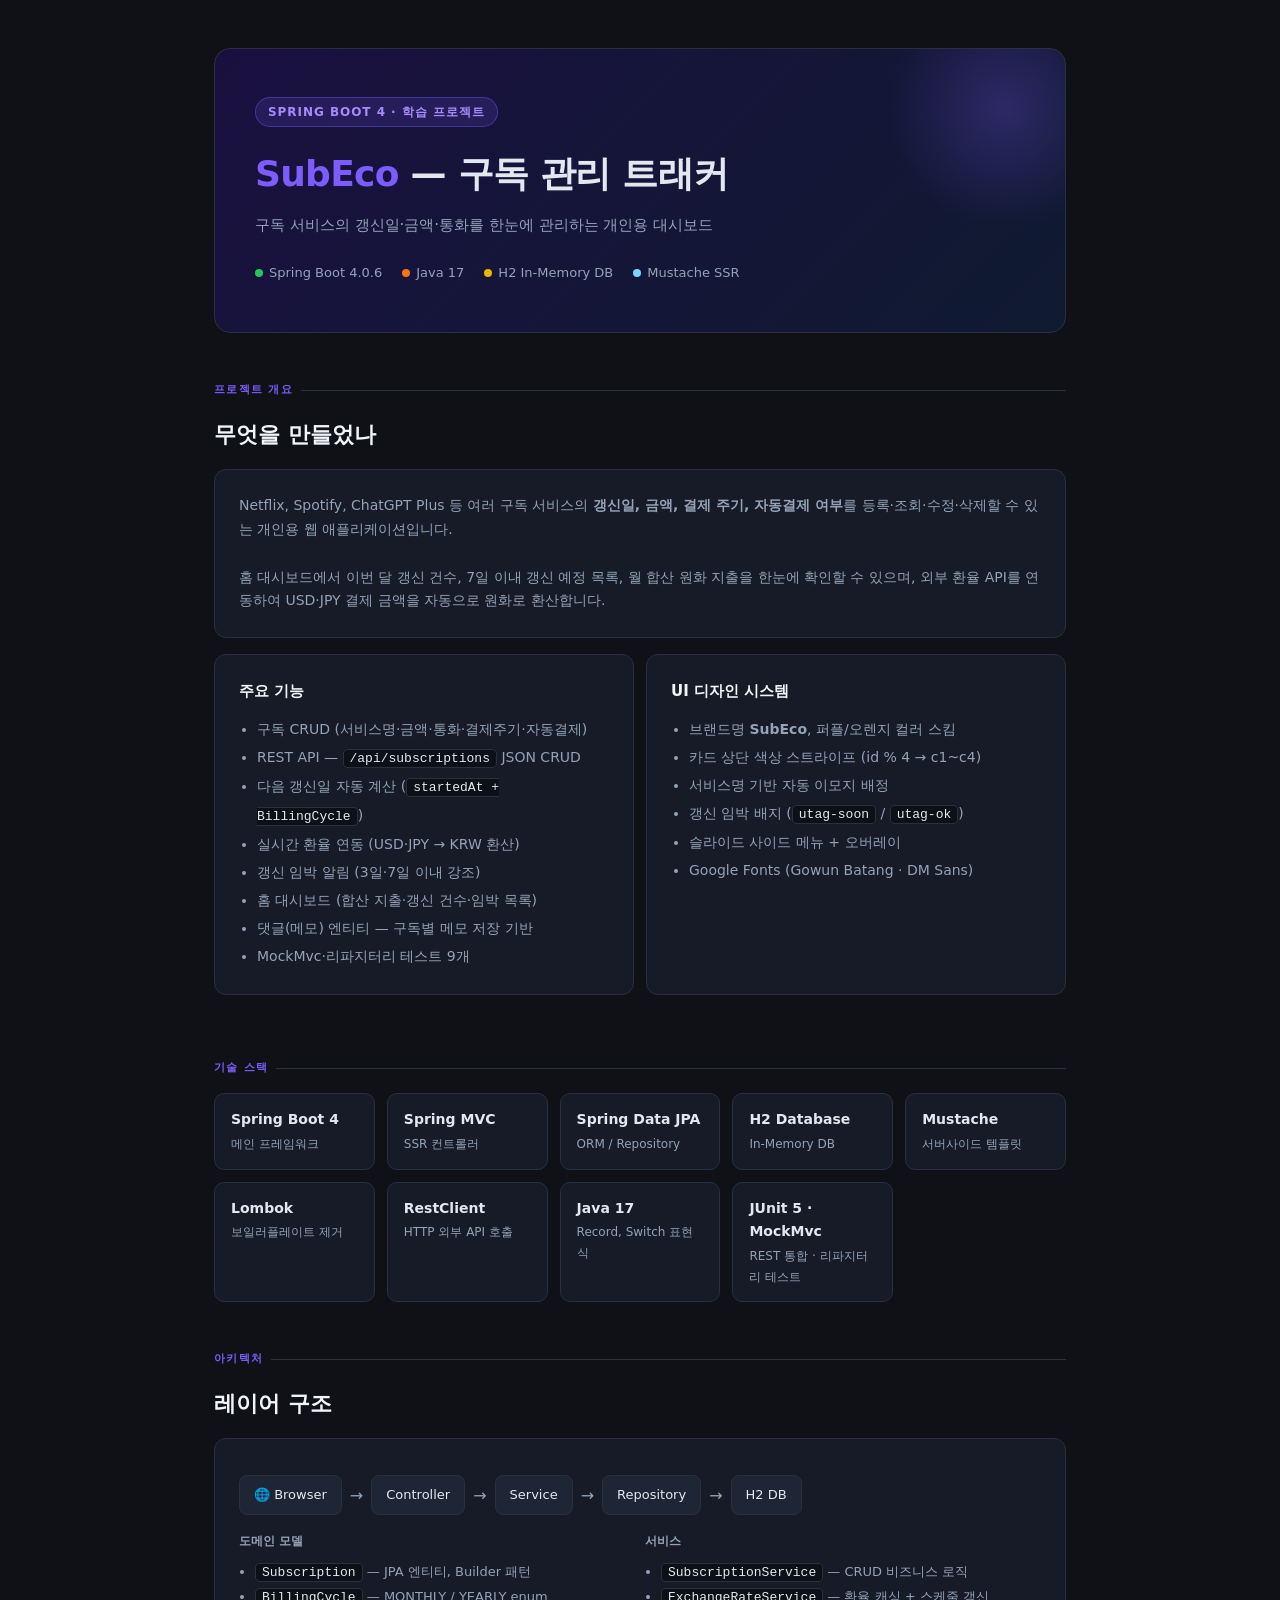
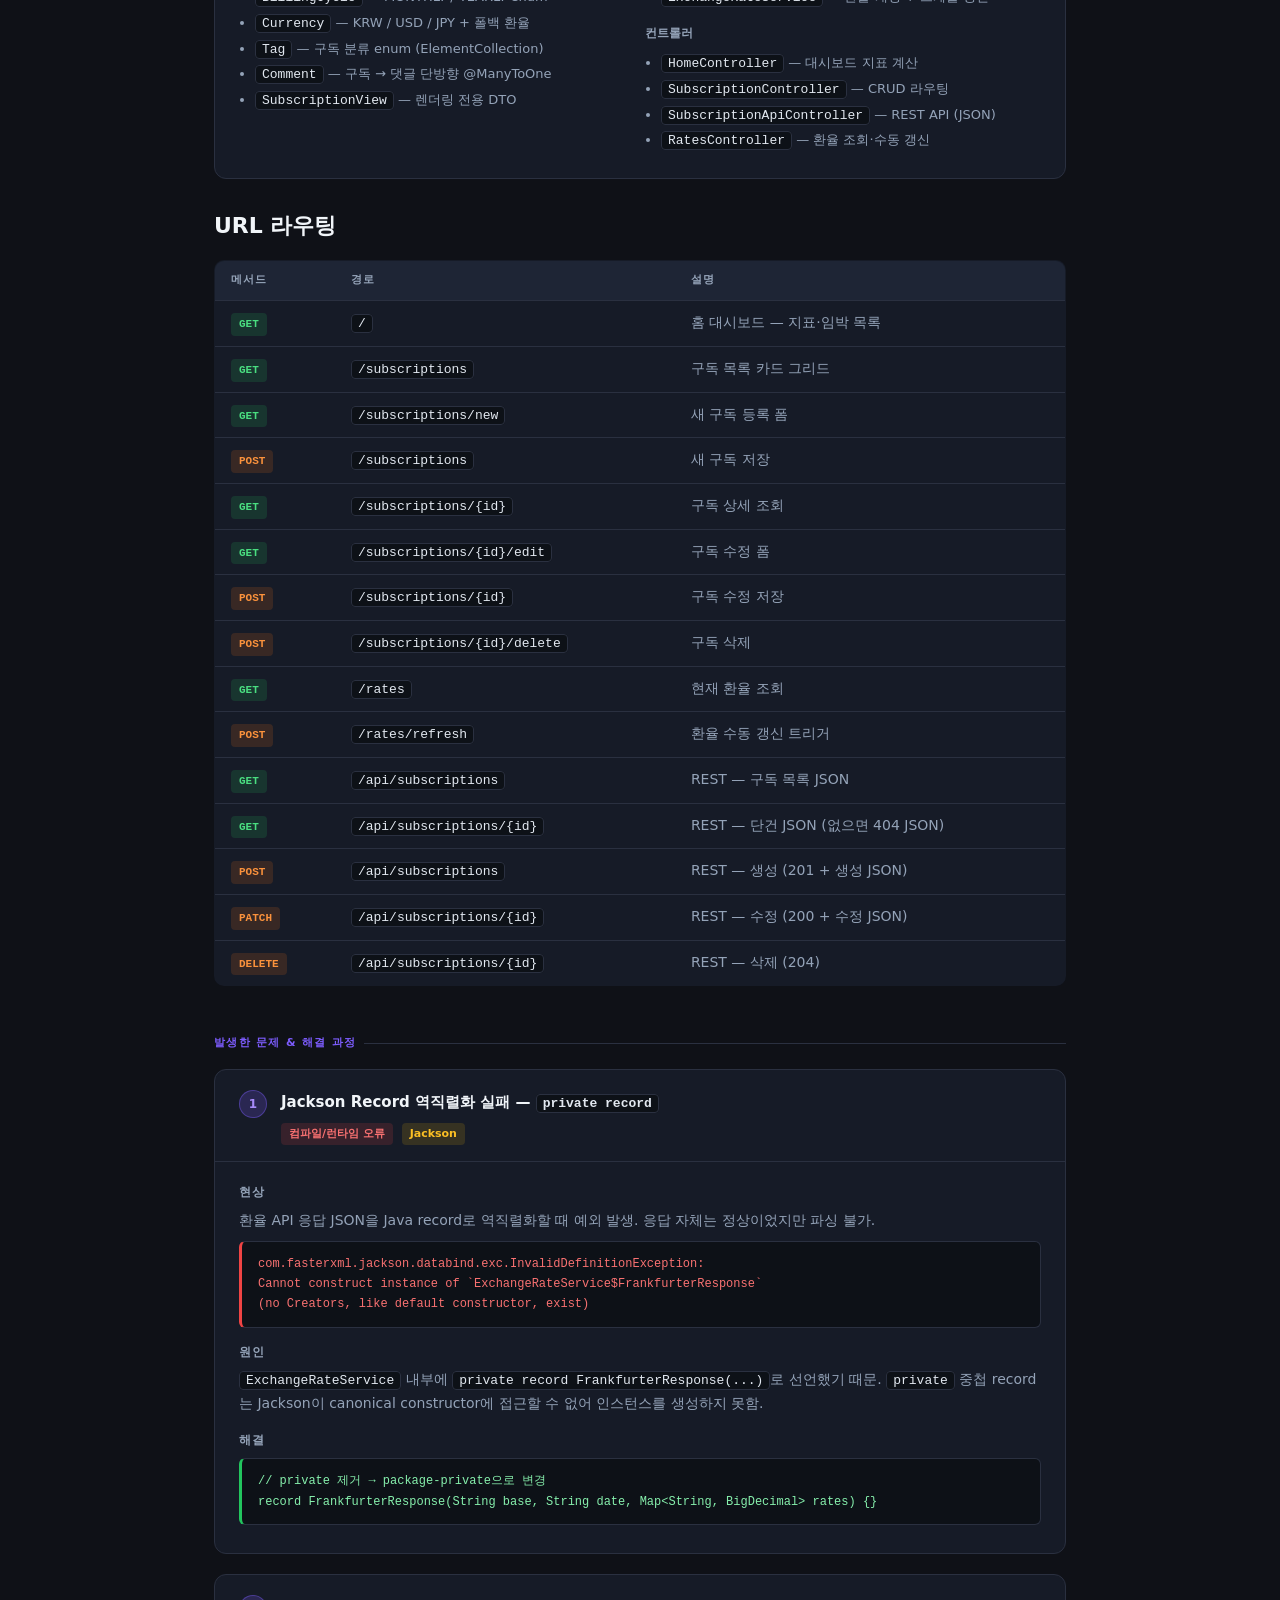
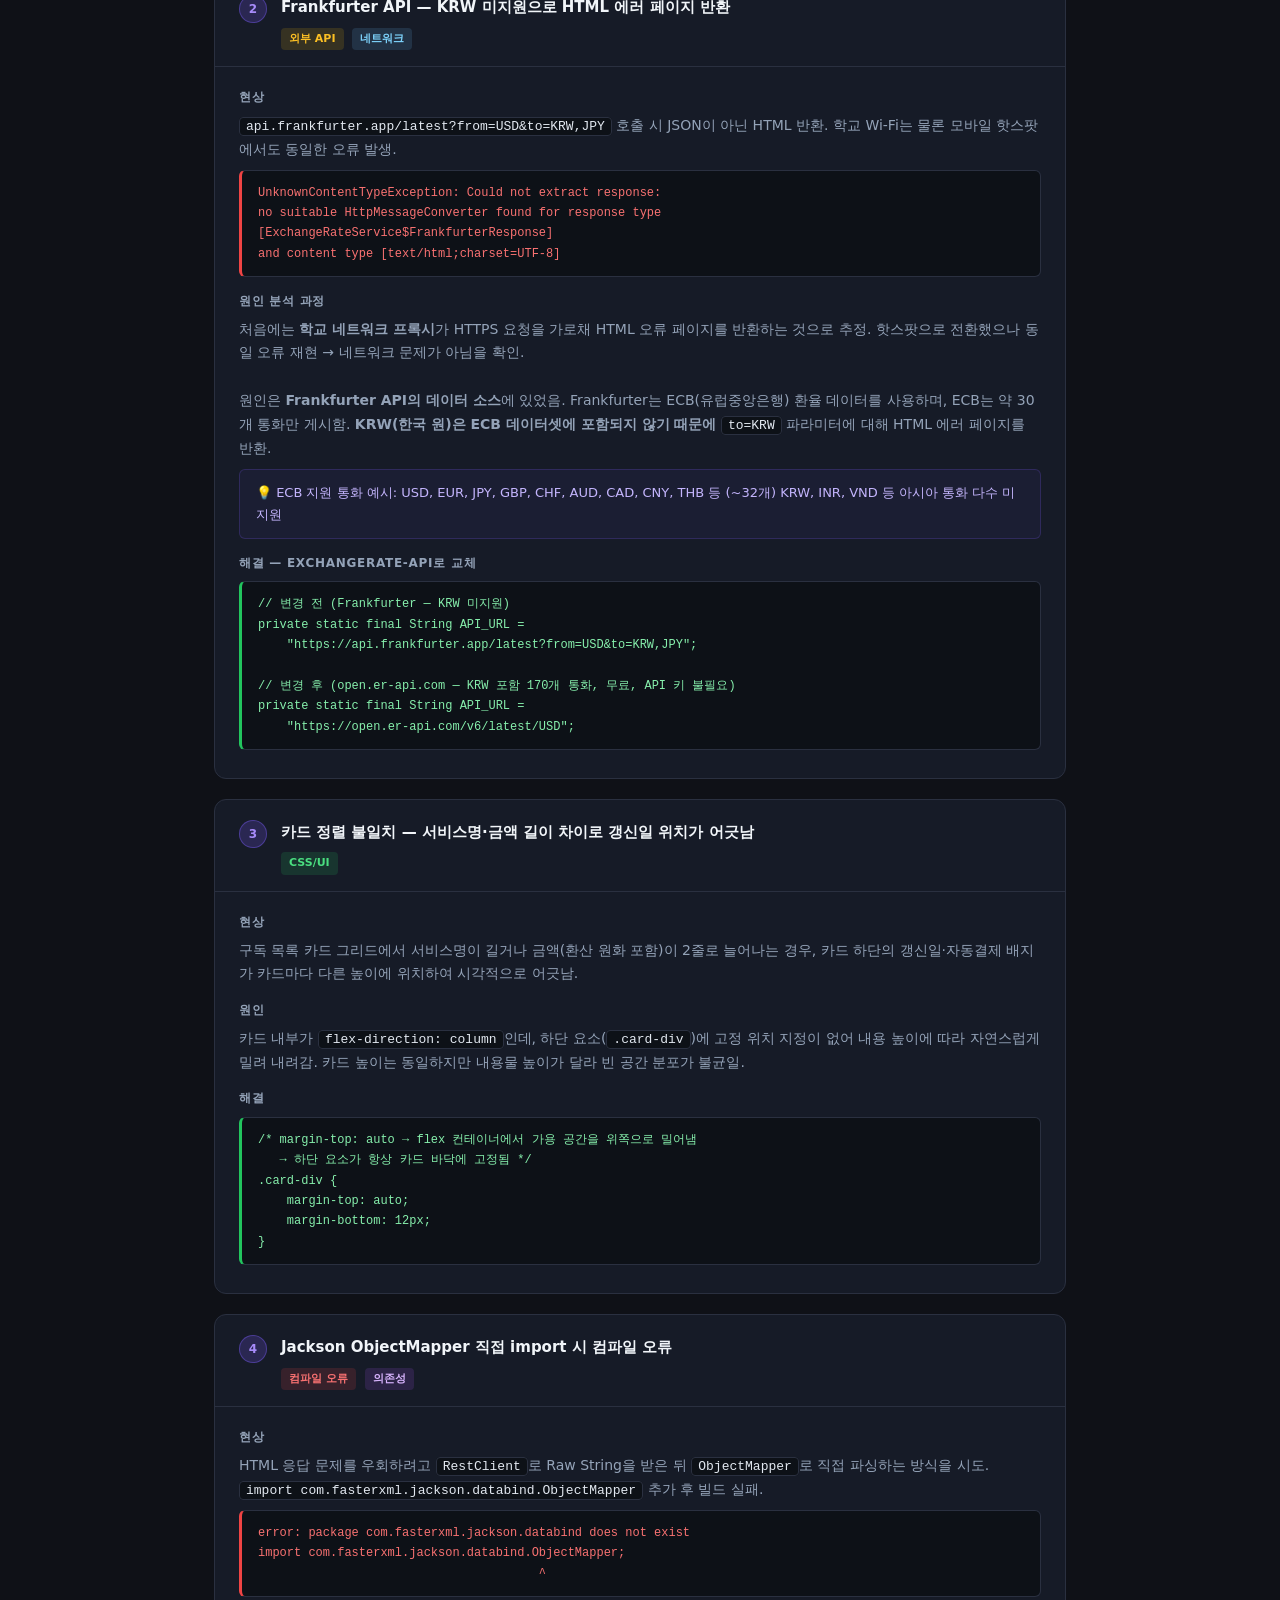
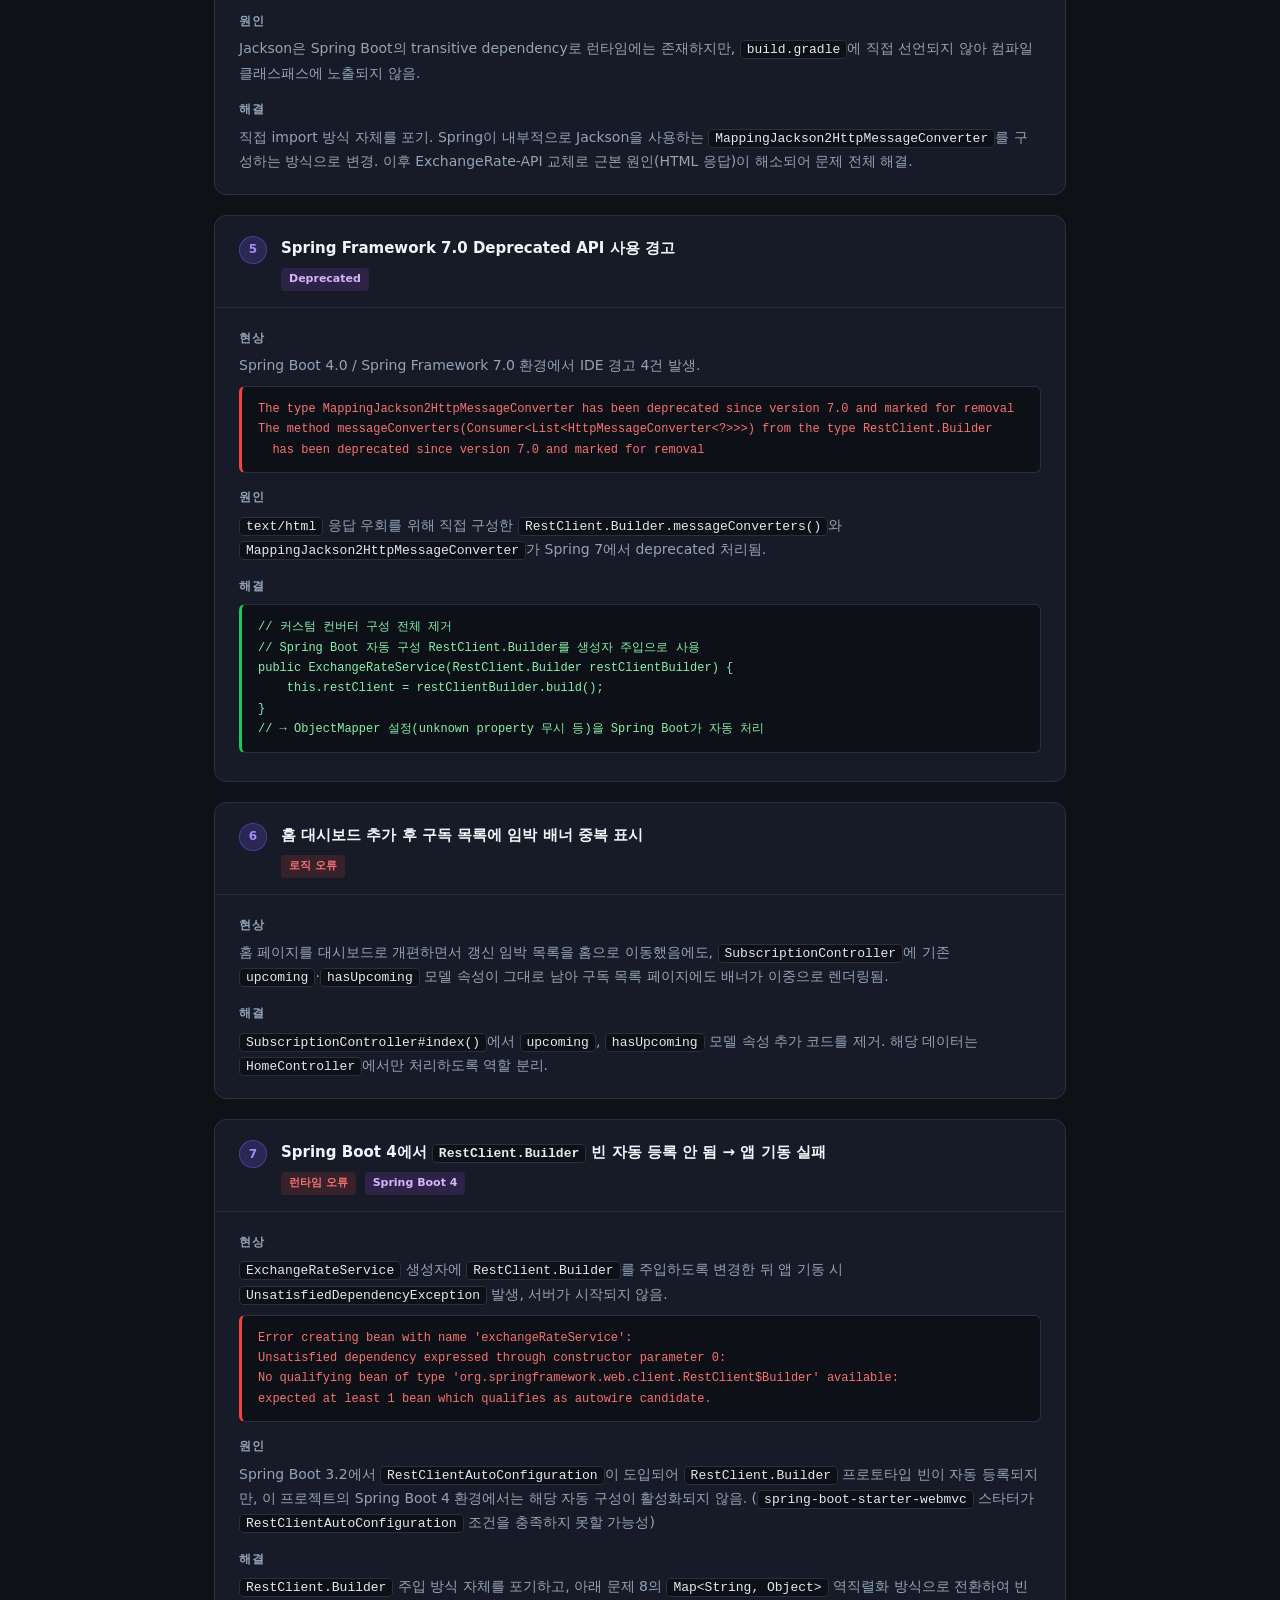
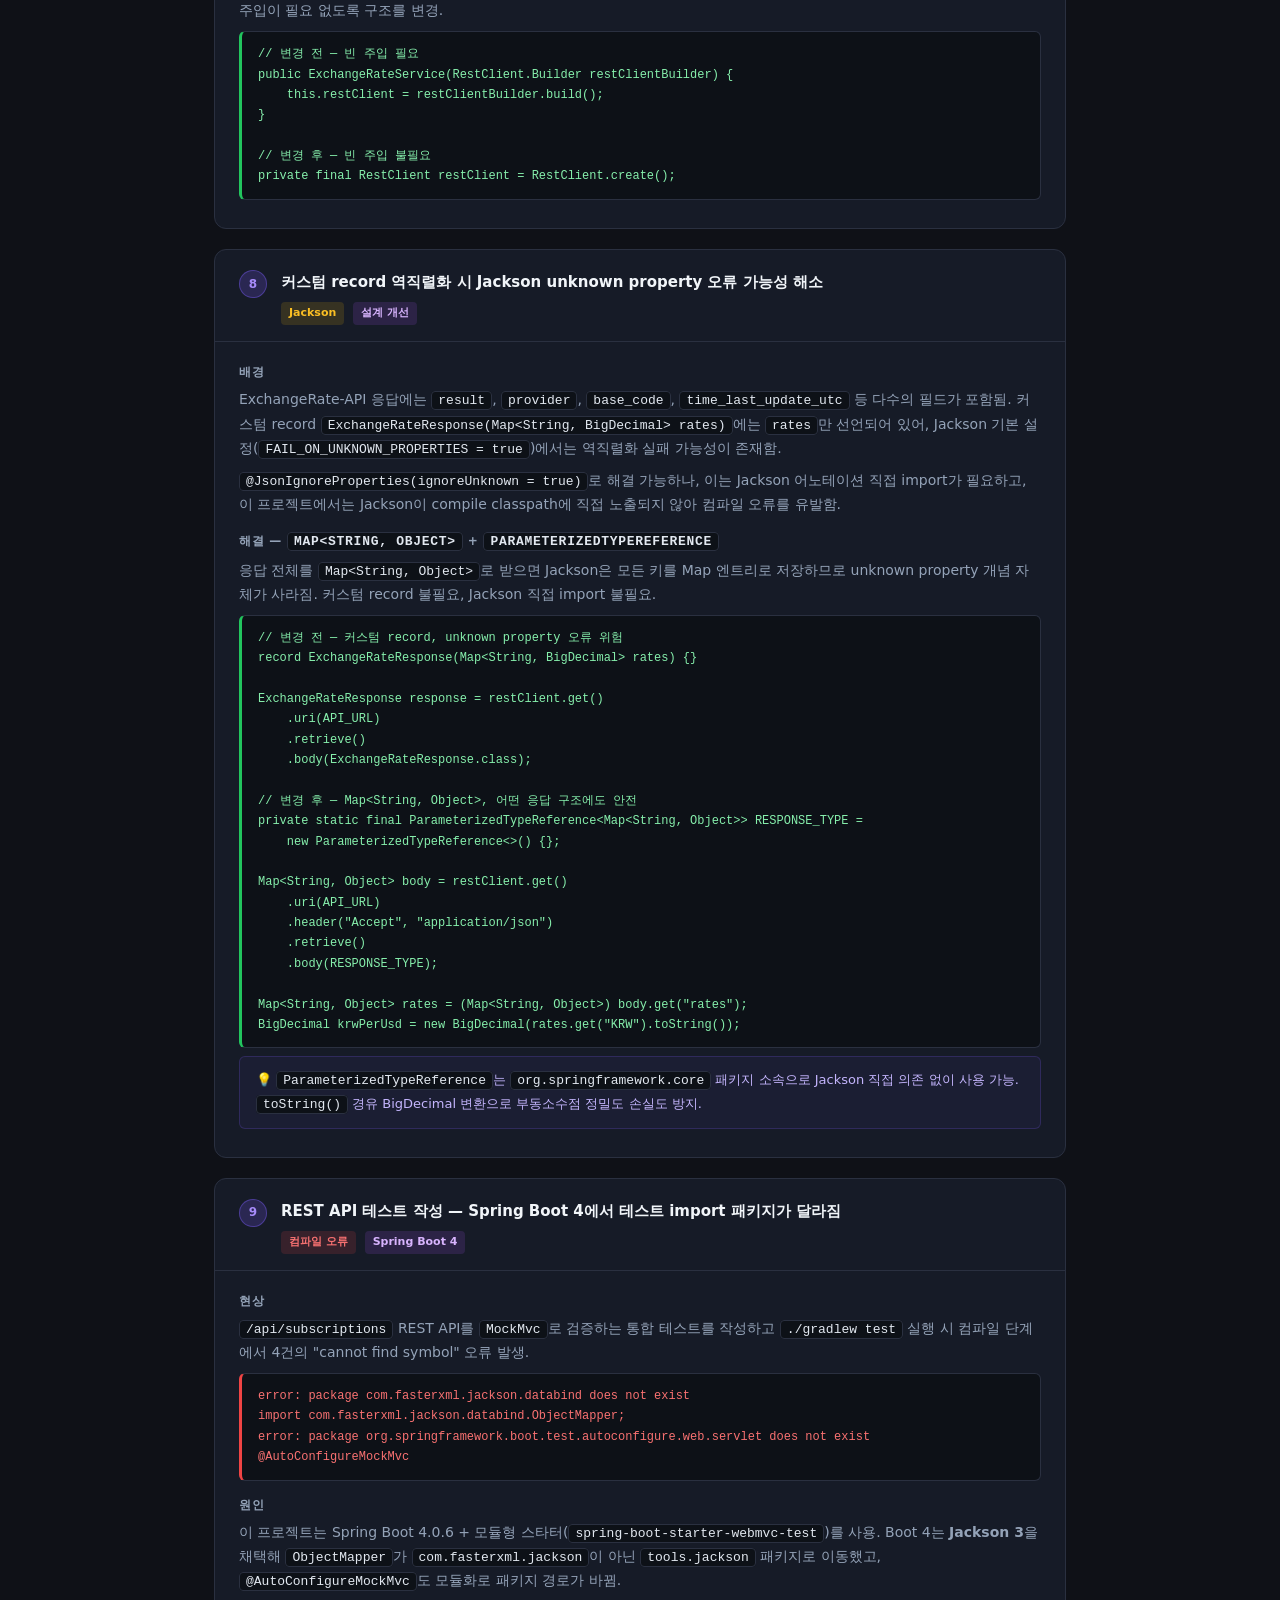
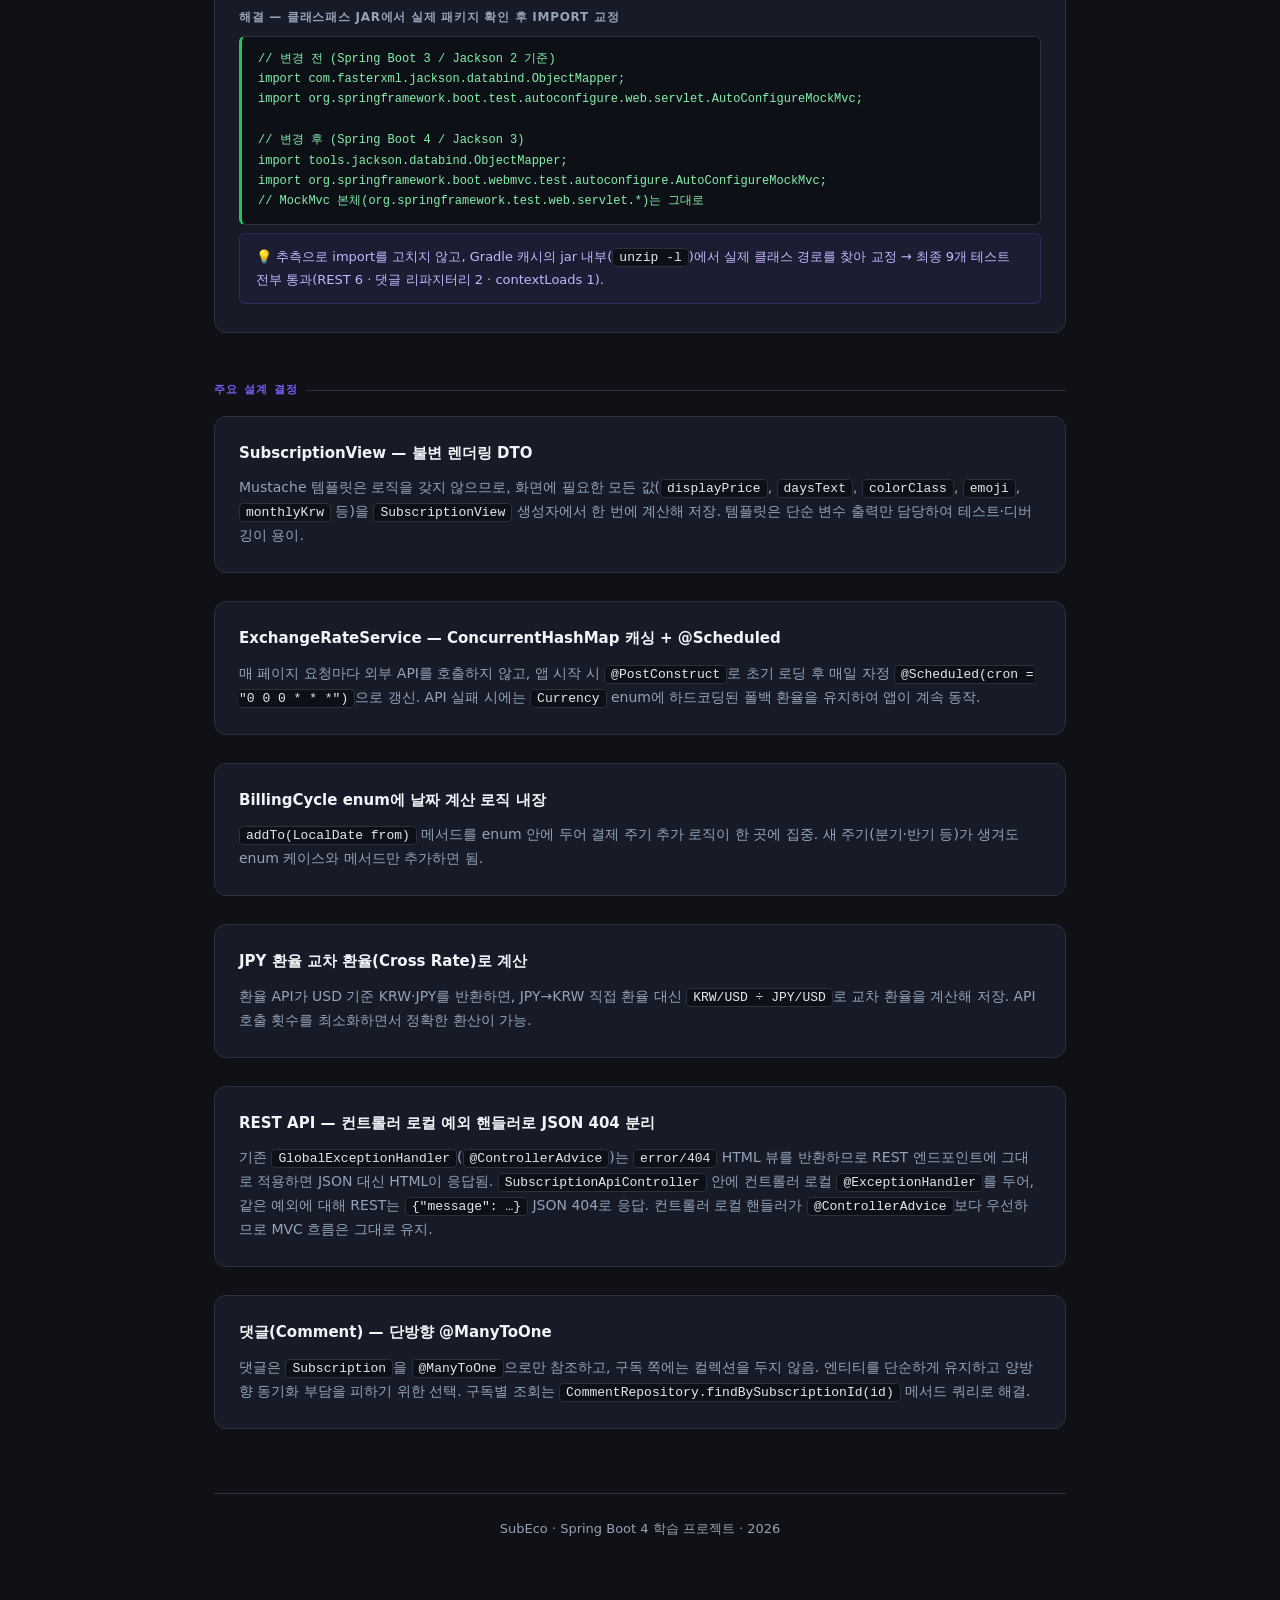
<file: docs/project-report.html>
<!DOCTYPE html>
<html lang="ko">
<head>
  <meta charset="UTF-8">
  <meta name="viewport" content="width=device-width, initial-scale=1.0">
  <title>SubEco — 프로젝트 개발 보고서</title>
  <style>
    :root {
      --bg: #0f1117;
      --bg2: #161b27;
      --bg3: #1e2535;
      --border: #2a3040;
      --accent: #7c5cfc;
      --accent2: #f97316;
      --green: #22c55e;
      --red: #ef4444;
      --yellow: #eab308;
      --text: #e2e8f0;
      --muted: #94a3b8;
      --code-bg: #0d1117;
    }
    * { box-sizing: border-box; margin: 0; padding: 0; }
    body {
      background: var(--bg);
      color: var(--text);
      font-family: 'Segoe UI', system-ui, sans-serif;
      font-size: 15px;
      line-height: 1.7;
    }
    a { color: var(--accent); text-decoration: none; }
    a:hover { text-decoration: underline; }

    /* ── Layout ── */
    .page { max-width: 900px; margin: 0 auto; padding: 48px 24px 96px; }

    /* ── Header ── */
    .hero {
      background: linear-gradient(135deg, #1a1040 0%, #0f1a30 100%);
      border: 1px solid var(--border);
      border-radius: 16px;
      padding: 48px 40px;
      margin-bottom: 48px;
      position: relative;
      overflow: hidden;
    }
    .hero::before {
      content: '';
      position: absolute;
      top: -60px; right: -60px;
      width: 240px; height: 240px;
      background: radial-gradient(circle, rgba(124,92,252,.25) 0%, transparent 70%);
      pointer-events: none;
    }
    .hero-badge {
      display: inline-block;
      background: rgba(124,92,252,.15);
      border: 1px solid rgba(124,92,252,.4);
      color: #a78bfa;
      font-size: 12px;
      font-weight: 600;
      letter-spacing: .08em;
      text-transform: uppercase;
      padding: 4px 12px;
      border-radius: 20px;
      margin-bottom: 16px;
    }
    .hero h1 {
      font-size: 36px;
      font-weight: 700;
      letter-spacing: -.02em;
      margin-bottom: 8px;
    }
    .hero h1 span { color: var(--accent); }
    .hero-sub { color: var(--muted); font-size: 15px; margin-bottom: 24px; }
    .hero-meta {
      display: flex; gap: 20px; flex-wrap: wrap;
    }
    .hero-meta-item {
      display: flex; align-items: center; gap: 6px;
      color: var(--muted); font-size: 13px;
    }
    .dot { width: 8px; height: 8px; border-radius: 50%; background: var(--green); }

    /* ── Section ── */
    .section { margin-bottom: 48px; }
    .section-title {
      font-size: 11px;
      font-weight: 700;
      letter-spacing: .12em;
      text-transform: uppercase;
      color: var(--accent);
      margin-bottom: 16px;
      display: flex; align-items: center; gap: 8px;
    }
    .section-title::after {
      content: '';
      flex: 1;
      height: 1px;
      background: var(--border);
    }
    h2 {
      font-size: 22px;
      font-weight: 600;
      margin-bottom: 16px;
      color: #f1f5f9;
    }

    /* ── Card ── */
    .card {
      background: var(--bg2);
      border: 1px solid var(--border);
      border-radius: 12px;
      padding: 24px;
      margin-bottom: 16px;
    }
    .card-title {
      font-size: 15px;
      font-weight: 600;
      margin-bottom: 10px;
      color: #f1f5f9;
    }
    .card p { color: var(--muted); font-size: 14px; }

    /* ── Stack Grid ── */
    .stack-grid {
      display: grid;
      grid-template-columns: repeat(auto-fill, minmax(160px, 1fr));
      gap: 12px;
    }
    .stack-item {
      background: var(--bg2);
      border: 1px solid var(--border);
      border-radius: 10px;
      padding: 14px 16px;
    }
    .stack-item-name { font-weight: 600; font-size: 14px; margin-bottom: 2px; }
    .stack-item-desc { font-size: 12px; color: var(--muted); }

    /* ── Route Table ── */
    table {
      width: 100%;
      border-collapse: collapse;
      font-size: 14px;
      background: var(--bg2);
      border-radius: 10px;
      overflow: hidden;
      border: 1px solid var(--border);
    }
    th {
      background: var(--bg3);
      padding: 10px 16px;
      text-align: left;
      font-size: 11px;
      font-weight: 700;
      text-transform: uppercase;
      letter-spacing: .08em;
      color: var(--muted);
      border-bottom: 1px solid var(--border);
    }
    td {
      padding: 10px 16px;
      border-bottom: 1px solid var(--border);
      vertical-align: top;
      color: var(--muted);
    }
    tr:last-child td { border-bottom: none; }
    tr:hover td { background: rgba(255,255,255,.02); }
    .method {
      display: inline-block;
      padding: 2px 8px;
      border-radius: 4px;
      font-size: 11px;
      font-weight: 700;
      font-family: monospace;
    }
    .get  { background: rgba(34,197,94,.15);  color: #4ade80; }
    .post { background: rgba(249,115,22,.15); color: #fb923c; }
    code {
      background: var(--code-bg);
      border: 1px solid var(--border);
      border-radius: 4px;
      padding: 1px 6px;
      font-family: 'Cascadia Code', 'Fira Code', monospace;
      font-size: 13px;
      color: #e2e8f0;
    }

    /* ── Problem Cards ── */
    .problem {
      background: var(--bg2);
      border: 1px solid var(--border);
      border-radius: 12px;
      margin-bottom: 20px;
      overflow: hidden;
    }
    .problem-header {
      display: flex; align-items: flex-start; gap: 14px;
      padding: 20px 24px 16px;
      border-bottom: 1px solid var(--border);
    }
    .problem-num {
      flex-shrink: 0;
      width: 28px; height: 28px;
      border-radius: 50%;
      background: rgba(124,92,252,.2);
      border: 1px solid rgba(124,92,252,.4);
      display: flex; align-items: center; justify-content: center;
      font-size: 12px; font-weight: 700; color: #a78bfa;
    }
    .problem-title { font-weight: 600; font-size: 15px; color: #f1f5f9; margin-bottom: 4px; }
    .problem-tag {
      display: inline-block;
      font-size: 11px;
      font-weight: 600;
      padding: 2px 8px;
      border-radius: 4px;
      margin-right: 4px;
    }
    .tag-error   { background: rgba(239,68,68,.15);  color: #f87171; }
    .tag-api     { background: rgba(234,179,8,.15);  color: #fbbf24; }
    .tag-design  { background: rgba(34,197,94,.15);  color: #4ade80; }
    .tag-network { background: rgba(99,179,237,.15); color: #7dd3fc; }
    .tag-deprec  { background: rgba(168,85,247,.15); color: #d8b4fe; }
    .problem-body { padding: 20px 24px; }
    .problem-body h4 { font-size: 12px; font-weight: 700; text-transform: uppercase;
      letter-spacing: .06em; color: var(--muted); margin: 14px 0 6px; }
    .problem-body h4:first-child { margin-top: 0; }
    .problem-body p { font-size: 14px; color: #94a3b8; }
    .error-block {
      background: var(--code-bg);
      border: 1px solid var(--border);
      border-left: 3px solid var(--red);
      border-radius: 6px;
      padding: 12px 16px;
      font-family: 'Cascadia Code', 'Fira Code', monospace;
      font-size: 12px;
      color: #f87171;
      white-space: pre-wrap;
      word-break: break-all;
      margin: 8px 0;
    }
    .fix-block {
      background: var(--code-bg);
      border: 1px solid var(--border);
      border-left: 3px solid var(--green);
      border-radius: 6px;
      padding: 12px 16px;
      font-family: 'Cascadia Code', 'Fira Code', monospace;
      font-size: 12px;
      color: #86efac;
      white-space: pre-wrap;
      margin: 8px 0;
    }
    .info-block {
      background: rgba(124,92,252,.06);
      border: 1px solid rgba(124,92,252,.2);
      border-radius: 6px;
      padding: 12px 16px;
      font-size: 13px;
      color: #c4b5fd;
      margin: 8px 0;
    }

    /* ── Architecture ── */
    .arch-flow {
      display: flex;
      align-items: center;
      gap: 0;
      flex-wrap: wrap;
      margin: 12px 0;
    }
    .arch-node {
      background: var(--bg3);
      border: 1px solid var(--border);
      border-radius: 8px;
      padding: 8px 14px;
      font-size: 13px;
      font-weight: 500;
    }
    .arch-arrow {
      color: var(--muted);
      padding: 0 8px;
      font-size: 16px;
    }

    /* ── Footer ── */
    .footer {
      border-top: 1px solid var(--border);
      padding-top: 24px;
      color: var(--muted);
      font-size: 13px;
      text-align: center;
    }
  </style>
</head>
<body>
<div class="page">

  <!-- ── Hero ── -->
  <div class="hero">
    <div class="hero-badge">Spring Boot 4 · 학습 프로젝트</div>
    <h1><span>SubEco</span> — 구독 관리 트래커</h1>
    <p class="hero-sub">구독 서비스의 갱신일·금액·통화를 한눈에 관리하는 개인용 대시보드</p>
    <div class="hero-meta">
      <div class="hero-meta-item"><div class="dot"></div> Spring Boot 4.0.6</div>
      <div class="hero-meta-item"><div class="dot" style="background:#f97316"></div> Java 17</div>
      <div class="hero-meta-item"><div class="dot" style="background:#eab308"></div> H2 In-Memory DB</div>
      <div class="hero-meta-item"><div class="dot" style="background:#7dd3fc"></div> Mustache SSR</div>
    </div>
  </div>

  <!-- ── 프로젝트 개요 ── -->
  <div class="section">
    <div class="section-title">프로젝트 개요</div>
    <h2>무엇을 만들었나</h2>
    <div class="card">
      <p>
        Netflix, Spotify, ChatGPT Plus 등 여러 구독 서비스의 <strong>갱신일, 금액, 결제 주기, 자동결제 여부</strong>를
        등록·조회·수정·삭제할 수 있는 개인용 웹 애플리케이션입니다.<br><br>
        홈 대시보드에서 이번 달 갱신 건수, 7일 이내 갱신 예정 목록, 월 합산 원화 지출을 한눈에 확인할 수 있으며,
        외부 환율 API를 연동하여 USD·JPY 결제 금액을 자동으로 원화로 환산합니다.
      </p>
    </div>
    <div style="display:grid;grid-template-columns:1fr 1fr;gap:12px;margin-top:12px;">
      <div class="card">
        <div class="card-title">주요 기능</div>
        <ul style="color:var(--muted);font-size:14px;padding-left:18px;line-height:2;">
          <li>구독 CRUD (서비스명·금액·통화·결제주기·자동결제)</li>
          <li>REST API — <code>/api/subscriptions</code> JSON CRUD</li>
          <li>다음 갱신일 자동 계산 (<code>startedAt + BillingCycle</code>)</li>
          <li>실시간 환율 연동 (USD·JPY → KRW 환산)</li>
          <li>갱신 임박 알림 (3일·7일 이내 강조)</li>
          <li>홈 대시보드 (합산 지출·갱신 건수·임박 목록)</li>
          <li>댓글(메모) 엔티티 — 구독별 메모 저장 기반</li>
          <li>MockMvc·리파지터리 테스트 9개</li>
        </ul>
      </div>
      <div class="card">
        <div class="card-title">UI 디자인 시스템</div>
        <ul style="color:var(--muted);font-size:14px;padding-left:18px;line-height:2;">
          <li>브랜드명 <strong>SubEco</strong>, 퍼플/오렌지 컬러 스킴</li>
          <li>카드 상단 색상 스트라이프 (id % 4 → c1~c4)</li>
          <li>서비스명 기반 자동 이모지 배정</li>
          <li>갱신 임박 배지 (<code>utag-soon</code> / <code>utag-ok</code>)</li>
          <li>슬라이드 사이드 메뉴 + 오버레이</li>
          <li>Google Fonts (Gowun Batang · DM Sans)</li>
        </ul>
      </div>
    </div>
  </div>

  <!-- ── 기술 스택 ── -->
  <div class="section">
    <div class="section-title">기술 스택</div>
    <div class="stack-grid">
      <div class="stack-item">
        <div class="stack-item-name">Spring Boot 4</div>
        <div class="stack-item-desc">메인 프레임워크</div>
      </div>
      <div class="stack-item">
        <div class="stack-item-name">Spring MVC</div>
        <div class="stack-item-desc">SSR 컨트롤러</div>
      </div>
      <div class="stack-item">
        <div class="stack-item-name">Spring Data JPA</div>
        <div class="stack-item-desc">ORM / Repository</div>
      </div>
      <div class="stack-item">
        <div class="stack-item-name">H2 Database</div>
        <div class="stack-item-desc">In-Memory DB</div>
      </div>
      <div class="stack-item">
        <div class="stack-item-name">Mustache</div>
        <div class="stack-item-desc">서버사이드 템플릿</div>
      </div>
      <div class="stack-item">
        <div class="stack-item-name">Lombok</div>
        <div class="stack-item-desc">보일러플레이트 제거</div>
      </div>
      <div class="stack-item">
        <div class="stack-item-name">RestClient</div>
        <div class="stack-item-desc">HTTP 외부 API 호출</div>
      </div>
      <div class="stack-item">
        <div class="stack-item-name">Java 17</div>
        <div class="stack-item-desc">Record, Switch 표현식</div>
      </div>
      <div class="stack-item">
        <div class="stack-item-name">JUnit 5 · MockMvc</div>
        <div class="stack-item-desc">REST 통합 · 리파지터리 테스트</div>
      </div>
    </div>
  </div>

  <!-- ── 아키텍처 ── -->
  <div class="section">
    <div class="section-title">아키텍처</div>
    <h2>레이어 구조</h2>
    <div class="card">
      <div class="arch-flow">
        <div class="arch-node">🌐 Browser</div>
        <div class="arch-arrow">→</div>
        <div class="arch-node">Controller</div>
        <div class="arch-arrow">→</div>
        <div class="arch-node">Service</div>
        <div class="arch-arrow">→</div>
        <div class="arch-node">Repository</div>
        <div class="arch-arrow">→</div>
        <div class="arch-node">H2 DB</div>
      </div>
      <div style="margin-top:16px;display:grid;grid-template-columns:1fr 1fr;gap:10px;">
        <div>
          <div style="font-size:12px;font-weight:700;color:var(--muted);margin-bottom:8px;">도메인 모델</div>
          <ul style="color:var(--muted);font-size:13px;padding-left:16px;line-height:1.9;">
            <li><code>Subscription</code> — JPA 엔티티, Builder 패턴</li>
            <li><code>BillingCycle</code> — MONTHLY / YEARLY enum</li>
            <li><code>Currency</code> — KRW / USD / JPY + 폴백 환율</li>
            <li><code>Tag</code> — 구독 분류 enum (ElementCollection)</li>
            <li><code>Comment</code> — 구독 → 댓글 단방향 @ManyToOne</li>
            <li><code>SubscriptionView</code> — 렌더링 전용 DTO</li>
          </ul>
        </div>
        <div>
          <div style="font-size:12px;font-weight:700;color:var(--muted);margin-bottom:8px;">서비스</div>
          <ul style="color:var(--muted);font-size:13px;padding-left:16px;line-height:1.9;">
            <li><code>SubscriptionService</code> — CRUD 비즈니스 로직</li>
            <li><code>ExchangeRateService</code> — 환율 캐싱 + 스케줄 갱신</li>
          </ul>
          <div style="font-size:12px;font-weight:700;color:var(--muted);margin:12px 0 8px;">컨트롤러</div>
          <ul style="color:var(--muted);font-size:13px;padding-left:16px;line-height:1.9;">
            <li><code>HomeController</code> — 대시보드 지표 계산</li>
            <li><code>SubscriptionController</code> — CRUD 라우팅</li>
            <li><code>SubscriptionApiController</code> — REST API (JSON)</li>
            <li><code>RatesController</code> — 환율 조회·수동 갱신</li>
          </ul>
        </div>
      </div>
    </div>

    <h2 style="margin-top:28px;">URL 라우팅</h2>
    <table>
      <thead>
        <tr>
          <th>메서드</th>
          <th>경로</th>
          <th>설명</th>
        </tr>
      </thead>
      <tbody>
        <tr>
          <td><span class="method get">GET</span></td>
          <td><code>/</code></td>
          <td>홈 대시보드 — 지표·임박 목록</td>
        </tr>
        <tr>
          <td><span class="method get">GET</span></td>
          <td><code>/subscriptions</code></td>
          <td>구독 목록 카드 그리드</td>
        </tr>
        <tr>
          <td><span class="method get">GET</span></td>
          <td><code>/subscriptions/new</code></td>
          <td>새 구독 등록 폼</td>
        </tr>
        <tr>
          <td><span class="method post">POST</span></td>
          <td><code>/subscriptions</code></td>
          <td>새 구독 저장</td>
        </tr>
        <tr>
          <td><span class="method get">GET</span></td>
          <td><code>/subscriptions/{id}</code></td>
          <td>구독 상세 조회</td>
        </tr>
        <tr>
          <td><span class="method get">GET</span></td>
          <td><code>/subscriptions/{id}/edit</code></td>
          <td>구독 수정 폼</td>
        </tr>
        <tr>
          <td><span class="method post">POST</span></td>
          <td><code>/subscriptions/{id}</code></td>
          <td>구독 수정 저장</td>
        </tr>
        <tr>
          <td><span class="method post">POST</span></td>
          <td><code>/subscriptions/{id}/delete</code></td>
          <td>구독 삭제</td>
        </tr>
        <tr>
          <td><span class="method get">GET</span></td>
          <td><code>/rates</code></td>
          <td>현재 환율 조회</td>
        </tr>
        <tr>
          <td><span class="method post">POST</span></td>
          <td><code>/rates/refresh</code></td>
          <td>환율 수동 갱신 트리거</td>
        </tr>
        <tr>
          <td><span class="method get">GET</span></td>
          <td><code>/api/subscriptions</code></td>
          <td>REST — 구독 목록 JSON</td>
        </tr>
        <tr>
          <td><span class="method get">GET</span></td>
          <td><code>/api/subscriptions/{id}</code></td>
          <td>REST — 단건 JSON (없으면 404 JSON)</td>
        </tr>
        <tr>
          <td><span class="method post">POST</span></td>
          <td><code>/api/subscriptions</code></td>
          <td>REST — 생성 (201 + 생성 JSON)</td>
        </tr>
        <tr>
          <td><span class="method post">PATCH</span></td>
          <td><code>/api/subscriptions/{id}</code></td>
          <td>REST — 수정 (200 + 수정 JSON)</td>
        </tr>
        <tr>
          <td><span class="method post">DELETE</span></td>
          <td><code>/api/subscriptions/{id}</code></td>
          <td>REST — 삭제 (204)</td>
        </tr>
      </tbody>
    </table>
  </div>

  <!-- ── 문제 및 해결 ── -->
  <div class="section">
    <div class="section-title">발생한 문제 & 해결 과정</div>

    <!-- 문제 1 -->
    <div class="problem">
      <div class="problem-header">
        <div class="problem-num">1</div>
        <div>
          <div class="problem-title">Jackson Record 역직렬화 실패 — <code>private record</code></div>
          <span class="problem-tag tag-error">컴파일/런타임 오류</span>
          <span class="problem-tag tag-api">Jackson</span>
        </div>
      </div>
      <div class="problem-body">
        <h4>현상</h4>
        <p>환율 API 응답 JSON을 Java record로 역직렬화할 때 예외 발생. 응답 자체는 정상이었지만 파싱 불가.</p>
        <div class="error-block">com.fasterxml.jackson.databind.exc.InvalidDefinitionException:
Cannot construct instance of `ExchangeRateService$FrankfurterResponse`
(no Creators, like default constructor, exist)</div>
        <h4>원인</h4>
        <p>
          <code>ExchangeRateService</code> 내부에 <code>private record FrankfurterResponse(...)</code>로 선언했기 때문.
          <code>private</code> 중첩 record는 Jackson이 canonical constructor에 접근할 수 없어 인스턴스를 생성하지 못함.
        </p>
        <h4>해결</h4>
        <div class="fix-block">// private 제거 → package-private으로 변경
record FrankfurterResponse(String base, String date, Map&lt;String, BigDecimal&gt; rates) {}</div>
      </div>
    </div>

    <!-- 문제 2 -->
    <div class="problem">
      <div class="problem-header">
        <div class="problem-num">2</div>
        <div>
          <div class="problem-title">Frankfurter API — KRW 미지원으로 HTML 에러 페이지 반환</div>
          <span class="problem-tag tag-api">외부 API</span>
          <span class="problem-tag tag-network">네트워크</span>
        </div>
      </div>
      <div class="problem-body">
        <h4>현상</h4>
        <p>
          <code>api.frankfurter.app/latest?from=USD&amp;to=KRW,JPY</code> 호출 시 JSON이 아닌 HTML 반환.
          학교 Wi-Fi는 물론 모바일 핫스팟에서도 동일한 오류 발생.
        </p>
        <div class="error-block">UnknownContentTypeException: Could not extract response:
no suitable HttpMessageConverter found for response type
[ExchangeRateService$FrankfurterResponse]
and content type [text/html;charset=UTF-8]</div>
        <h4>원인 분석 과정</h4>
        <p>
          처음에는 <strong>학교 네트워크 프록시</strong>가 HTTPS 요청을 가로채 HTML 오류 페이지를 반환하는 것으로 추정.
          핫스팟으로 전환했으나 동일 오류 재현 → 네트워크 문제가 아님을 확인.<br><br>
          원인은 <strong>Frankfurter API의 데이터 소스</strong>에 있었음.
          Frankfurter는 ECB(유럽중앙은행) 환율 데이터를 사용하며, ECB는 약 30개 통화만 게시함.
          <strong>KRW(한국 원)은 ECB 데이터셋에 포함되지 않기 때문에</strong> <code>to=KRW</code> 파라미터에 대해 HTML 에러 페이지를 반환.
        </p>
        <div class="info-block">💡 ECB 지원 통화 예시: USD, EUR, JPY, GBP, CHF, AUD, CAD, CNY, THB 등 (~32개)
KRW, INR, VND 등 아시아 통화 다수 미지원</div>
        <h4>해결 — ExchangeRate-API로 교체</h4>
        <div class="fix-block">// 변경 전 (Frankfurter — KRW 미지원)
private static final String API_URL =
    "https://api.frankfurter.app/latest?from=USD&to=KRW,JPY";

// 변경 후 (open.er-api.com — KRW 포함 170개 통화, 무료, API 키 불필요)
private static final String API_URL =
    "https://open.er-api.com/v6/latest/USD";</div>
      </div>
    </div>

    <!-- 문제 3 -->
    <div class="problem">
      <div class="problem-header">
        <div class="problem-num">3</div>
        <div>
          <div class="problem-title">카드 정렬 불일치 — 서비스명·금액 길이 차이로 갱신일 위치가 어긋남</div>
          <span class="problem-tag tag-design">CSS/UI</span>
        </div>
      </div>
      <div class="problem-body">
        <h4>현상</h4>
        <p>
          구독 목록 카드 그리드에서 서비스명이 길거나 금액(환산 원화 포함)이 2줄로 늘어나는 경우,
          카드 하단의 갱신일·자동결제 배지가 카드마다 다른 높이에 위치하여 시각적으로 어긋남.
        </p>
        <h4>원인</h4>
        <p>
          카드 내부가 <code>flex-direction: column</code>인데, 하단 요소(<code>.card-div</code>)에
          고정 위치 지정이 없어 내용 높이에 따라 자연스럽게 밀려 내려감.
          카드 높이는 동일하지만 내용물 높이가 달라 빈 공간 분포가 불균일.
        </p>
        <h4>해결</h4>
        <div class="fix-block">/* margin-top: auto → flex 컨테이너에서 가용 공간을 위쪽으로 밀어냄
   → 하단 요소가 항상 카드 바닥에 고정됨 */
.card-div {
    margin-top: auto;
    margin-bottom: 12px;
}</div>
      </div>
    </div>

    <!-- 문제 4 -->
    <div class="problem">
      <div class="problem-header">
        <div class="problem-num">4</div>
        <div>
          <div class="problem-title">Jackson ObjectMapper 직접 import 시 컴파일 오류</div>
          <span class="problem-tag tag-error">컴파일 오류</span>
          <span class="problem-tag tag-deprec">의존성</span>
        </div>
      </div>
      <div class="problem-body">
        <h4>현상</h4>
        <p>
          HTML 응답 문제를 우회하려고 <code>RestClient</code>로 Raw String을 받은 뒤
          <code>ObjectMapper</code>로 직접 파싱하는 방식을 시도. <code>import com.fasterxml.jackson.databind.ObjectMapper</code> 추가 후 빌드 실패.
        </p>
        <div class="error-block">error: package com.fasterxml.jackson.databind does not exist
import com.fasterxml.jackson.databind.ObjectMapper;
                                       ^</div>
        <h4>원인</h4>
        <p>
          Jackson은 Spring Boot의 transitive dependency로 런타임에는 존재하지만,
          <code>build.gradle</code>에 직접 선언되지 않아 컴파일 클래스패스에 노출되지 않음.
        </p>
        <h4>해결</h4>
        <p>
          직접 import 방식 자체를 포기. Spring이 내부적으로 Jackson을 사용하는
          <code>MappingJackson2HttpMessageConverter</code>를 구성하는 방식으로 변경.
          이후 ExchangeRate-API 교체로 근본 원인(HTML 응답)이 해소되어 문제 전체 해결.
        </p>
      </div>
    </div>

    <!-- 문제 5 -->
    <div class="problem">
      <div class="problem-header">
        <div class="problem-num">5</div>
        <div>
          <div class="problem-title">Spring Framework 7.0 Deprecated API 사용 경고</div>
          <span class="problem-tag tag-deprec">Deprecated</span>
        </div>
      </div>
      <div class="problem-body">
        <h4>현상</h4>
        <p>Spring Boot 4.0 / Spring Framework 7.0 환경에서 IDE 경고 4건 발생.</p>
        <div class="error-block">The type MappingJackson2HttpMessageConverter has been deprecated since version 7.0 and marked for removal
The method messageConverters(Consumer&lt;List&lt;HttpMessageConverter&lt;?&gt;&gt;&gt;) from the type RestClient.Builder
  has been deprecated since version 7.0 and marked for removal</div>
        <h4>원인</h4>
        <p>
          <code>text/html</code> 응답 우회를 위해 직접 구성한 <code>RestClient.Builder.messageConverters()</code>와
          <code>MappingJackson2HttpMessageConverter</code>가 Spring 7에서 deprecated 처리됨.
        </p>
        <h4>해결</h4>
        <div class="fix-block">// 커스텀 컨버터 구성 전체 제거
// Spring Boot 자동 구성 RestClient.Builder를 생성자 주입으로 사용
public ExchangeRateService(RestClient.Builder restClientBuilder) {
    this.restClient = restClientBuilder.build();
}
// → ObjectMapper 설정(unknown property 무시 등)을 Spring Boot가 자동 처리</div>
      </div>
    </div>

    <!-- 문제 6 -->
    <div class="problem">
      <div class="problem-header">
        <div class="problem-num">6</div>
        <div>
          <div class="problem-title">홈 대시보드 추가 후 구독 목록에 임박 배너 중복 표시</div>
          <span class="problem-tag tag-error">로직 오류</span>
        </div>
      </div>
      <div class="problem-body">
        <h4>현상</h4>
        <p>
          홈 페이지를 대시보드로 개편하면서 갱신 임박 목록을 홈으로 이동했음에도,
          <code>SubscriptionController</code>에 기존 <code>upcoming</code>·<code>hasUpcoming</code>
          모델 속성이 그대로 남아 구독 목록 페이지에도 배너가 이중으로 렌더링됨.
        </p>
        <h4>해결</h4>
        <p>
          <code>SubscriptionController#index()</code>에서 <code>upcoming</code>, <code>hasUpcoming</code>
          모델 속성 추가 코드를 제거. 해당 데이터는 <code>HomeController</code>에서만 처리하도록 역할 분리.
        </p>
      </div>
    </div>

    <!-- 문제 7 -->
    <div class="problem">
      <div class="problem-header">
        <div class="problem-num">7</div>
        <div>
          <div class="problem-title">Spring Boot 4에서 <code>RestClient.Builder</code> 빈 자동 등록 안 됨 → 앱 기동 실패</div>
          <span class="problem-tag tag-error">런타임 오류</span>
          <span class="problem-tag tag-deprec">Spring Boot 4</span>
        </div>
      </div>
      <div class="problem-body">
        <h4>현상</h4>
        <p>
          <code>ExchangeRateService</code> 생성자에 <code>RestClient.Builder</code>를 주입하도록 변경한 뒤
          앱 기동 시 <code>UnsatisfiedDependencyException</code> 발생, 서버가 시작되지 않음.
        </p>
        <div class="error-block">Error creating bean with name 'exchangeRateService':
Unsatisfied dependency expressed through constructor parameter 0:
No qualifying bean of type 'org.springframework.web.client.RestClient$Builder' available:
expected at least 1 bean which qualifies as autowire candidate.</div>
        <h4>원인</h4>
        <p>
          Spring Boot 3.2에서 <code>RestClientAutoConfiguration</code>이 도입되어
          <code>RestClient.Builder</code> 프로토타입 빈이 자동 등록되지만,
          이 프로젝트의 Spring Boot 4 환경에서는 해당 자동 구성이 활성화되지 않음.
          (<code>spring-boot-starter-webmvc</code> 스타터가 <code>RestClientAutoConfiguration</code> 조건을 충족하지 못할 가능성)
        </p>
        <h4>해결</h4>
        <p>
          <code>RestClient.Builder</code> 주입 방식 자체를 포기하고,
          아래 문제 8의 <code>Map&lt;String, Object&gt;</code> 역직렬화 방식으로 전환하여
          빈 주입이 필요 없도록 구조를 변경.
        </p>
        <div class="fix-block">// 변경 전 — 빈 주입 필요
public ExchangeRateService(RestClient.Builder restClientBuilder) {
    this.restClient = restClientBuilder.build();
}

// 변경 후 — 빈 주입 불필요
private final RestClient restClient = RestClient.create();</div>
      </div>
    </div>

    <!-- 문제 8 -->
    <div class="problem">
      <div class="problem-header">
        <div class="problem-num">8</div>
        <div>
          <div class="problem-title">커스텀 record 역직렬화 시 Jackson unknown property 오류 가능성 해소</div>
          <span class="problem-tag tag-api">Jackson</span>
          <span class="problem-tag tag-deprec">설계 개선</span>
        </div>
      </div>
      <div class="problem-body">
        <h4>배경</h4>
        <p>
          ExchangeRate-API 응답에는 <code>result</code>, <code>provider</code>, <code>base_code</code>,
          <code>time_last_update_utc</code> 등 다수의 필드가 포함됨.
          커스텀 record <code>ExchangeRateResponse(Map&lt;String, BigDecimal&gt; rates)</code>에는
          <code>rates</code>만 선언되어 있어, Jackson 기본 설정(<code>FAIL_ON_UNKNOWN_PROPERTIES = true</code>)에서는
          역직렬화 실패 가능성이 존재함.
        </p>
        <p style="margin-top:8px;">
          <code>@JsonIgnoreProperties(ignoreUnknown = true)</code>로 해결 가능하나,
          이는 Jackson 어노테이션 직접 import가 필요하고,
          이 프로젝트에서는 Jackson이 compile classpath에 직접 노출되지 않아 컴파일 오류를 유발함.
        </p>
        <h4>해결 — <code>Map&lt;String, Object&gt;</code> + <code>ParameterizedTypeReference</code></h4>
        <p>
          응답 전체를 <code>Map&lt;String, Object&gt;</code>로 받으면 Jackson은 모든 키를 Map 엔트리로 저장하므로
          unknown property 개념 자체가 사라짐. 커스텀 record 불필요, Jackson 직접 import 불필요.
        </p>
        <div class="fix-block">// 변경 전 — 커스텀 record, unknown property 오류 위험
record ExchangeRateResponse(Map&lt;String, BigDecimal&gt; rates) {}

ExchangeRateResponse response = restClient.get()
    .uri(API_URL)
    .retrieve()
    .body(ExchangeRateResponse.class);

// 변경 후 — Map&lt;String, Object&gt;, 어떤 응답 구조에도 안전
private static final ParameterizedTypeReference&lt;Map&lt;String, Object&gt;&gt; RESPONSE_TYPE =
    new ParameterizedTypeReference&lt;&gt;() {};

Map&lt;String, Object&gt; body = restClient.get()
    .uri(API_URL)
    .header("Accept", "application/json")
    .retrieve()
    .body(RESPONSE_TYPE);

Map&lt;String, Object&gt; rates = (Map&lt;String, Object&gt;) body.get("rates");
BigDecimal krwPerUsd = new BigDecimal(rates.get("KRW").toString());</div>
        <div class="info-block">💡 <code>ParameterizedTypeReference</code>는 <code>org.springframework.core</code> 패키지 소속으로
Jackson 직접 의존 없이 사용 가능. <code>toString()</code> 경유 BigDecimal 변환으로 부동소수점 정밀도 손실도 방지.</div>
      </div>
    </div>

    <!-- 문제 9 -->
    <div class="problem">
      <div class="problem-header">
        <div class="problem-num">9</div>
        <div>
          <div class="problem-title">REST API 테스트 작성 — Spring Boot 4에서 테스트 import 패키지가 달라짐</div>
          <span class="problem-tag tag-error">컴파일 오류</span>
          <span class="problem-tag tag-deprec">Spring Boot 4</span>
        </div>
      </div>
      <div class="problem-body">
        <h4>현상</h4>
        <p>
          <code>/api/subscriptions</code> REST API를 <code>MockMvc</code>로 검증하는 통합 테스트를 작성하고
          <code>./gradlew test</code> 실행 시 컴파일 단계에서 4건의 "cannot find symbol" 오류 발생.
        </p>
        <div class="error-block">error: package com.fasterxml.jackson.databind does not exist
import com.fasterxml.jackson.databind.ObjectMapper;
error: package org.springframework.boot.test.autoconfigure.web.servlet does not exist
@AutoConfigureMockMvc</div>
        <h4>원인</h4>
        <p>
          이 프로젝트는 Spring Boot 4.0.6 + 모듈형 스타터(<code>spring-boot-starter-webmvc-test</code>)를 사용.
          Boot 4는 <strong>Jackson 3</strong>을 채택해 <code>ObjectMapper</code>가
          <code>com.fasterxml.jackson</code>이 아닌 <code>tools.jackson</code> 패키지로 이동했고,
          <code>@AutoConfigureMockMvc</code>도 모듈화로 패키지 경로가 바뀜.
        </p>
        <h4>해결 — 클래스패스 jar에서 실제 패키지 확인 후 import 교정</h4>
        <div class="fix-block">// 변경 전 (Spring Boot 3 / Jackson 2 기준)
import com.fasterxml.jackson.databind.ObjectMapper;
import org.springframework.boot.test.autoconfigure.web.servlet.AutoConfigureMockMvc;

// 변경 후 (Spring Boot 4 / Jackson 3)
import tools.jackson.databind.ObjectMapper;
import org.springframework.boot.webmvc.test.autoconfigure.AutoConfigureMockMvc;
// MockMvc 본체(org.springframework.test.web.servlet.*)는 그대로</div>
        <div class="info-block">💡 추측으로 import를 고치지 않고, Gradle 캐시의 jar 내부(<code>unzip -l</code>)에서
실제 클래스 경로를 찾아 교정 → 최종 9개 테스트 전부 통과(REST 6 · 댓글 리파지터리 2 · contextLoads 1).</div>
      </div>
    </div>

  </div>

  <!-- ── 설계 결정 ── -->
  <div class="section">
    <div class="section-title">주요 설계 결정</div>
    <div style="display:grid;gap:12px;">
      <div class="card">
        <div class="card-title">SubscriptionView — 불변 렌더링 DTO</div>
        <p>
          Mustache 템플릿은 로직을 갖지 않으므로, 화면에 필요한 모든 값(<code>displayPrice</code>,
          <code>daysText</code>, <code>colorClass</code>, <code>emoji</code>, <code>monthlyKrw</code> 등)을
          <code>SubscriptionView</code> 생성자에서 한 번에 계산해 저장.
          템플릿은 단순 변수 출력만 담당하여 테스트·디버깅이 용이.
        </p>
      </div>
      <div class="card">
        <div class="card-title">ExchangeRateService — ConcurrentHashMap 캐싱 + @Scheduled</div>
        <p>
          매 페이지 요청마다 외부 API를 호출하지 않고, 앱 시작 시 <code>@PostConstruct</code>로
          초기 로딩 후 매일 자정 <code>@Scheduled(cron = "0 0 0 * * *")</code>으로 갱신.
          API 실패 시에는 <code>Currency</code> enum에 하드코딩된 폴백 환율을 유지하여 앱이 계속 동작.
        </p>
      </div>
      <div class="card">
        <div class="card-title">BillingCycle enum에 날짜 계산 로직 내장</div>
        <p>
          <code>addTo(LocalDate from)</code> 메서드를 enum 안에 두어 결제 주기 추가 로직이
          한 곳에 집중. 새 주기(분기·반기 등)가 생겨도 enum 케이스와 메서드만 추가하면 됨.
        </p>
      </div>
      <div class="card">
        <div class="card-title">JPY 환율 교차 환율(Cross Rate)로 계산</div>
        <p>
          환율 API가 USD 기준 KRW·JPY를 반환하면, JPY→KRW 직접 환율 대신
          <code>KRW/USD ÷ JPY/USD</code>로 교차 환율을 계산해 저장.
          API 호출 횟수를 최소화하면서 정확한 환산이 가능.
        </p>
      </div>
      <div class="card">
        <div class="card-title">REST API — 컨트롤러 로컬 예외 핸들러로 JSON 404 분리</div>
        <p>
          기존 <code>GlobalExceptionHandler</code>(<code>@ControllerAdvice</code>)는 <code>error/404</code> HTML 뷰를 반환하므로
          REST 엔드포인트에 그대로 적용하면 JSON 대신 HTML이 응답됨. <code>SubscriptionApiController</code> 안에
          컨트롤러 로컬 <code>@ExceptionHandler</code>를 두어, 같은 예외에 대해 REST는 <code>{"message": …}</code> JSON 404로 응답.
          컨트롤러 로컬 핸들러가 <code>@ControllerAdvice</code>보다 우선하므로 MVC 흐름은 그대로 유지.
        </p>
      </div>
      <div class="card">
        <div class="card-title">댓글(Comment) — 단방향 @ManyToOne</div>
        <p>
          댓글은 <code>Subscription</code>을 <code>@ManyToOne</code>으로만 참조하고, 구독 쪽에는 컬렉션을 두지 않음.
          엔티티를 단순하게 유지하고 양방향 동기화 부담을 피하기 위한 선택.
          구독별 조회는 <code>CommentRepository.findBySubscriptionId(id)</code> 메서드 쿼리로 해결.
        </p>
      </div>
    </div>
  </div>

  <!-- ── Footer ── -->
  <div class="footer">
    <p>SubEco · Spring Boot 4 학습 프로젝트 · 2026</p>
  </div>

</div>
</body>
</html>
</file>
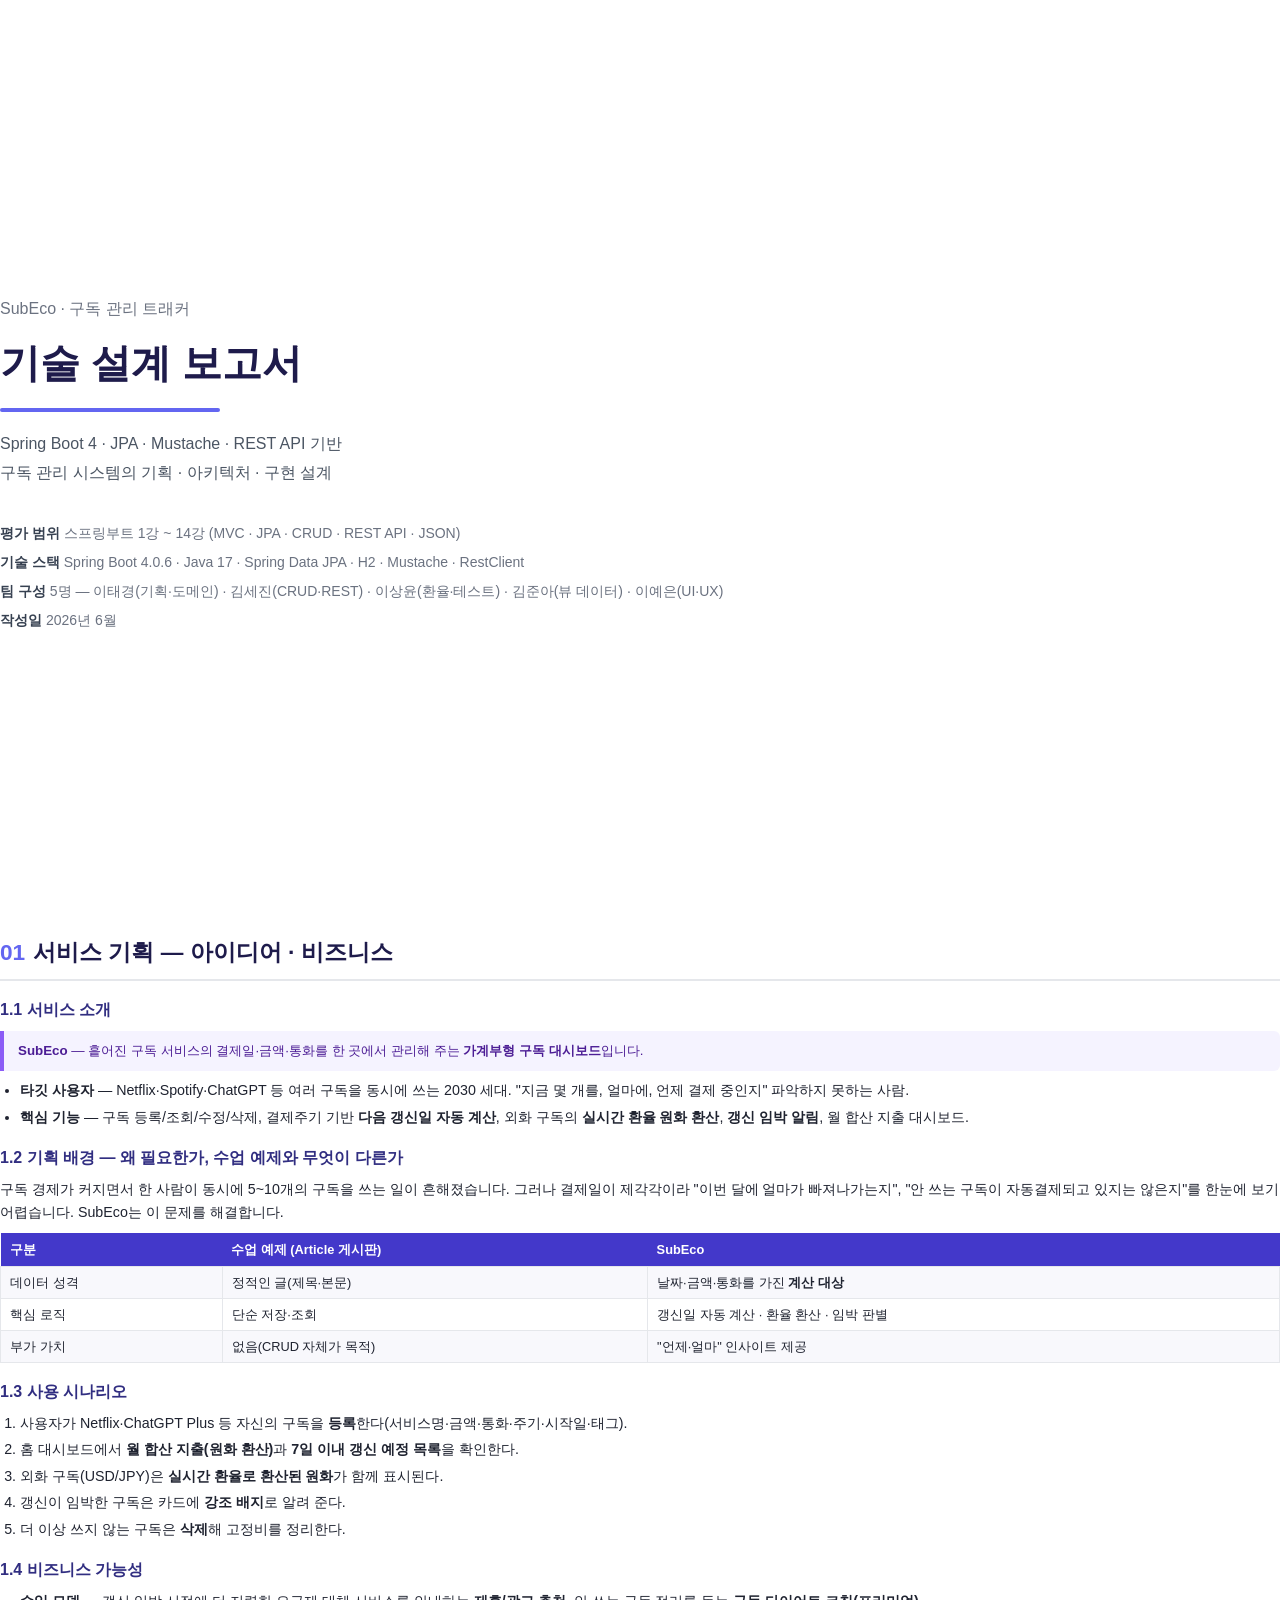
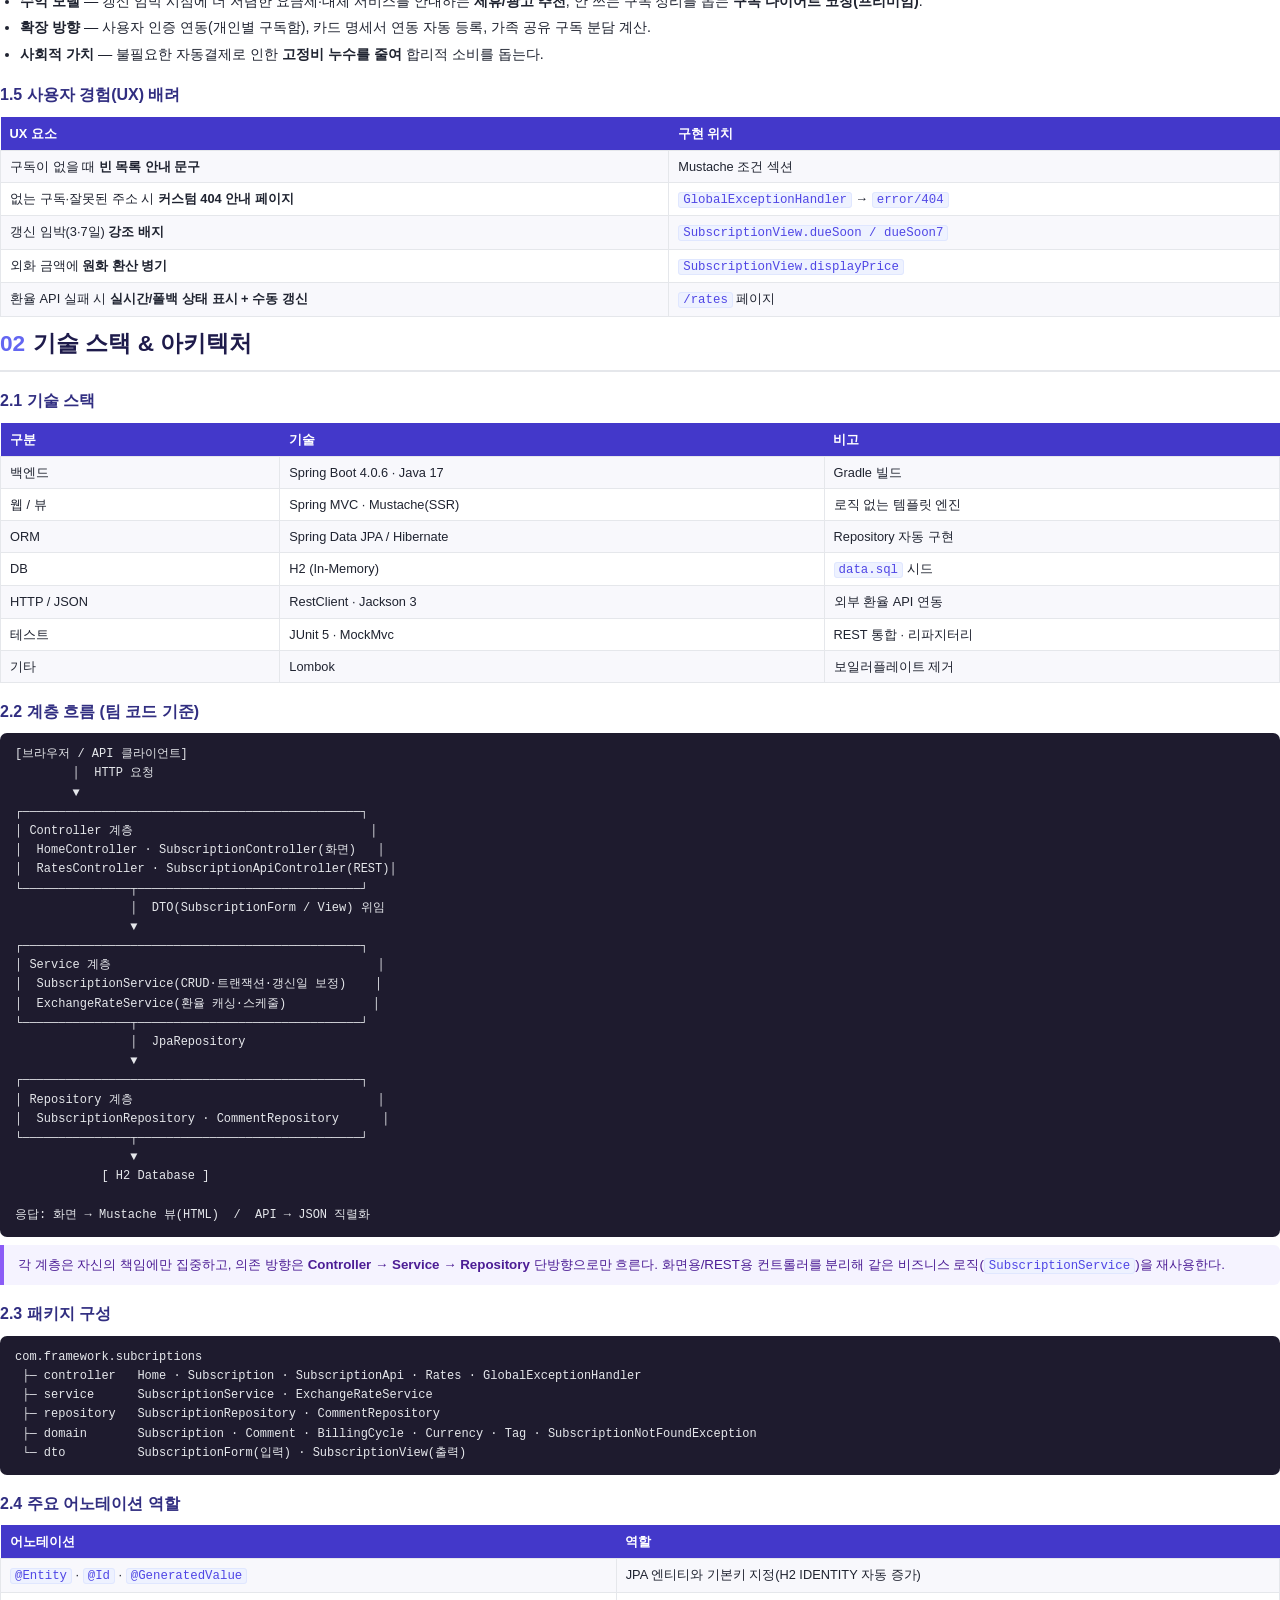
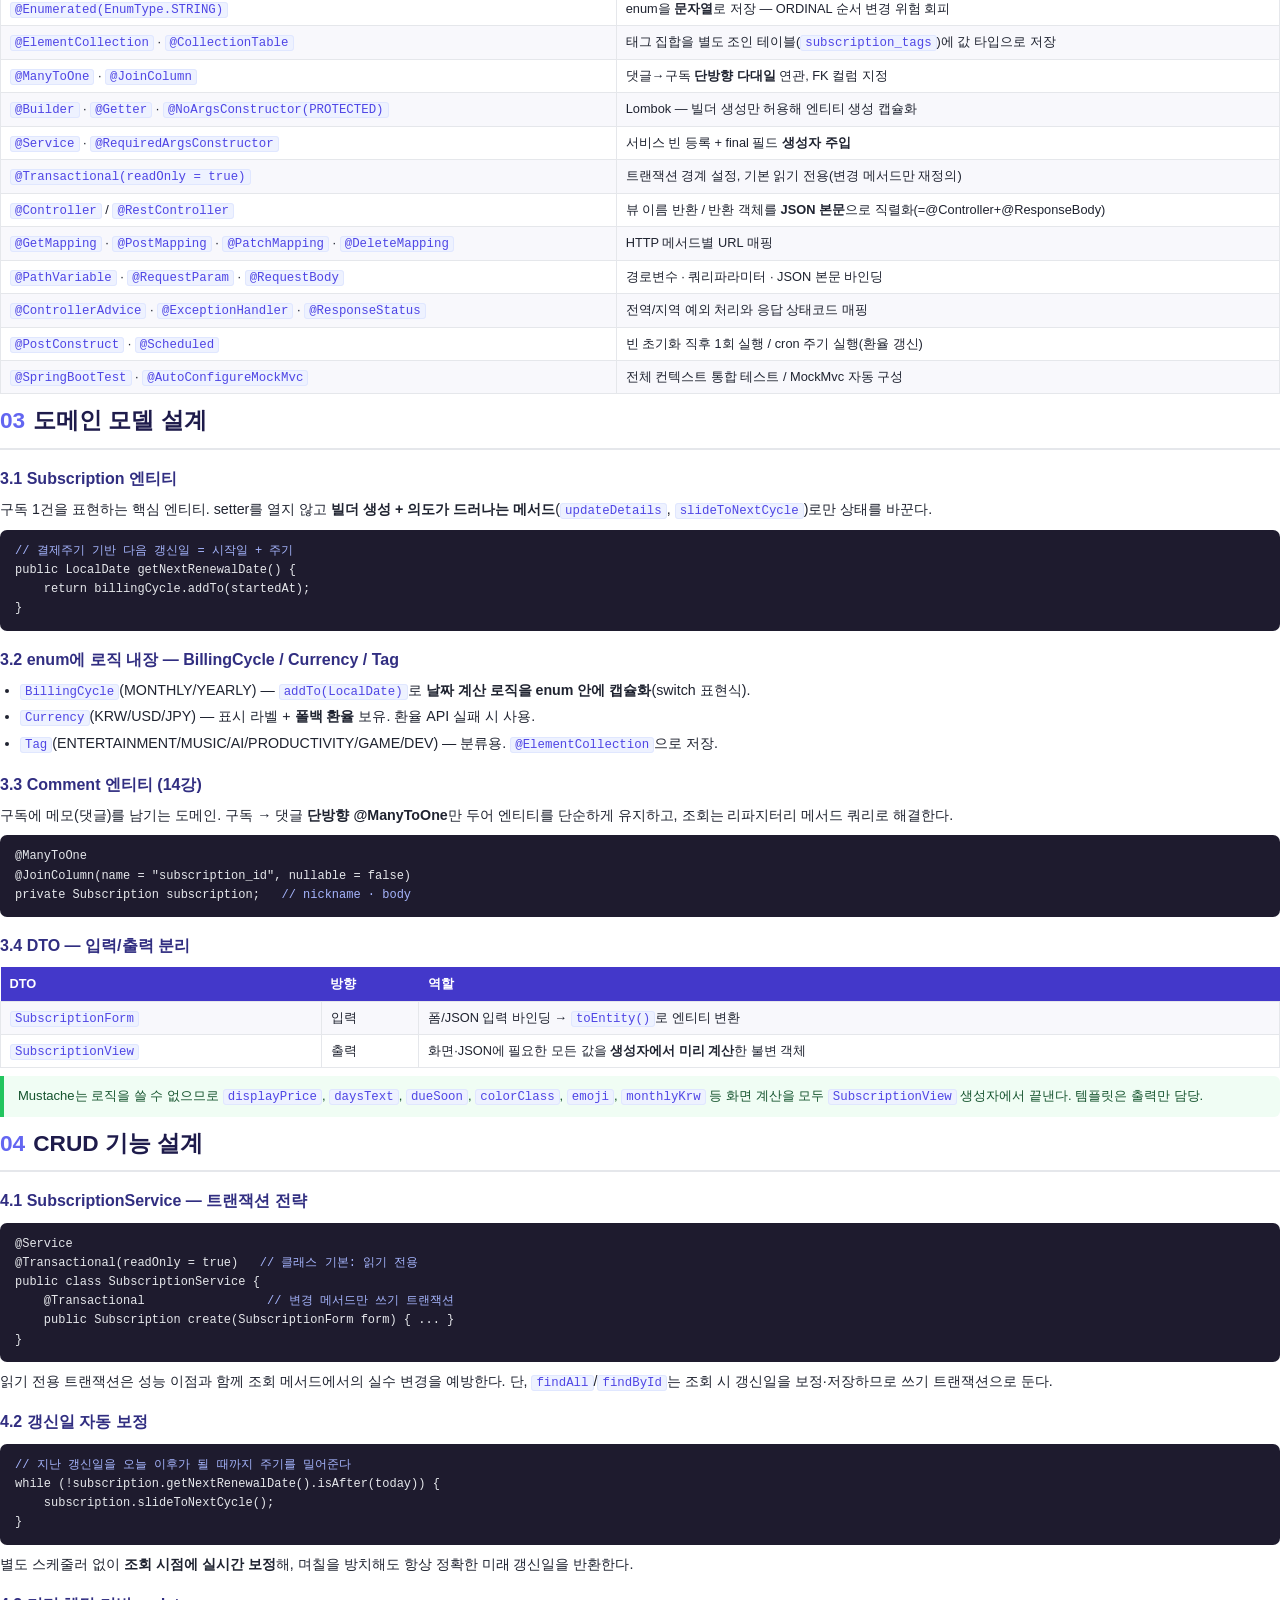
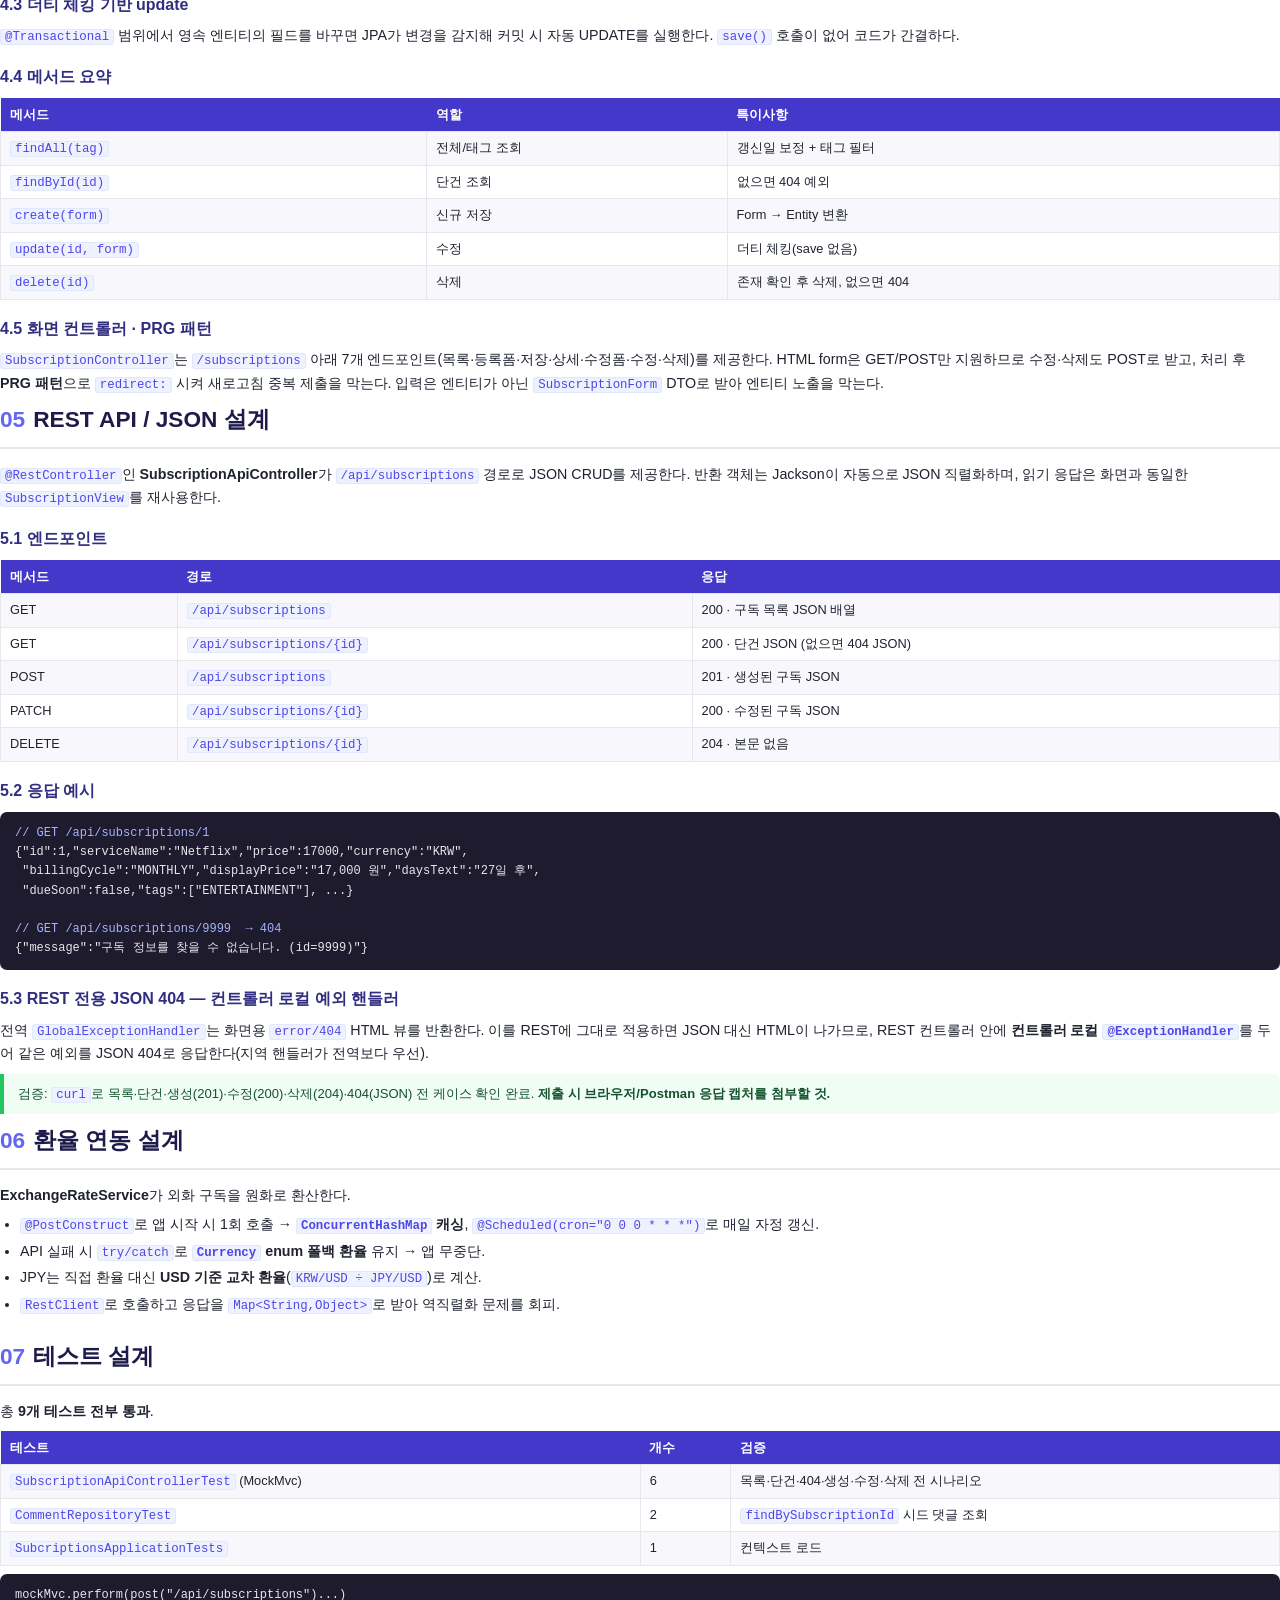
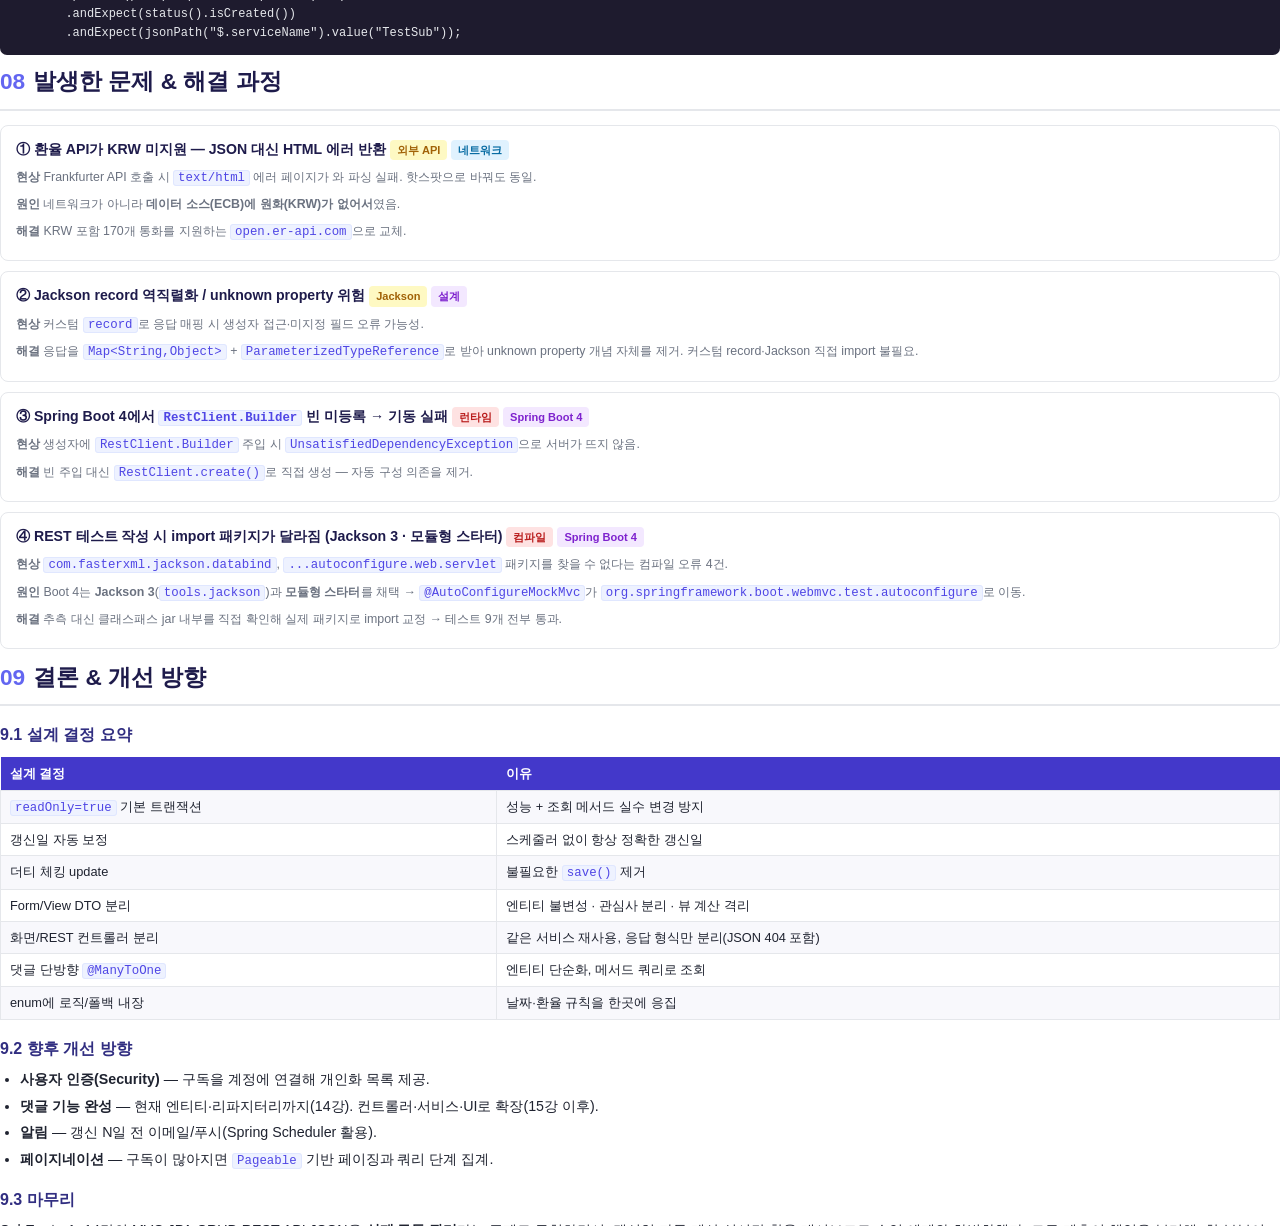
<file: docs/기술설계보고서.html>
<!DOCTYPE html>
<html lang="ko">
<head>
<meta charset="UTF-8">
<title>SubEco 기술 설계 보고서</title>
<style>
  @page { size: A4; margin: 18mm 16mm; }
  * { box-sizing: border-box; margin: 0; padding: 0; }
  body { font-family: 'Malgun Gothic','맑은 고딕',sans-serif; color: #1f2330; font-size: 10.7pt; line-height: 1.65; }
  .cover { height: 247mm; display: flex; flex-direction: column; justify-content: center; }
  .cover .kicker { color: #6b7280; font-size: 12pt; }
  .cover h1 { font-size: 30pt; font-weight: 800; color: #1e1b4b; margin: 8px 0 12px; }
  .cover .rule { width: 220px; height: 4px; background: #6366f1; border-radius: 2px; margin-bottom: 18px; }
  .cover .sub { color: #4b5563; font-size: 12pt; line-height: 1.8; }
  .cover .meta { margin-top: 28px; font-size: 10.5pt; color: #6b7280; }
  .cover .meta b { color: #374151; }
  h2.sec { font-size: 17pt; color: #1e1b4b; margin: 0 0 14px; padding-bottom: 8px; border-bottom: 2px solid #e5e7eb; }
  h2.sec .n { color: #6366f1; font-weight: 800; margin-right: 8px; }
  h3 { font-size: 12pt; color: #312e81; margin: 16px 0 6px; }
  h4 { font-size: 10.8pt; color: #4338ca; margin: 12px 0 4px; }
  p { margin: 6px 0; }
  ul, ol { margin: 6px 0 6px 20px; }
  li { margin: 3px 0; }
  code { font-family: 'Cascadia Code','Consolas',monospace; background: #eef2ff; border: 1px solid #e0e7ff; border-radius: 3px; padding: 0 4px; font-size: 9.3pt; color: #4f46e5; }
  pre { background: #1e1b2e; color: #e5e7eb; border-radius: 7px; padding: 12px 15px; font-family: 'Cascadia Code','Consolas',monospace; font-size: 9pt; line-height: 1.6; white-space: pre-wrap; margin: 8px 0; overflow-wrap: anywhere; }
  pre .c { color: #a5b4fc; }
  pre .g { color: #86efac; }
  pre .r { color: #fca5a5; }
  table { width: 100%; border-collapse: collapse; margin: 8px 0; font-size: 9.6pt; }
  th { background: #4338ca; color: #fff; text-align: left; padding: 6px 9px; }
  td { border: 1px solid #e5e7eb; padding: 5px 9px; vertical-align: top; }
  tr:nth-child(even) td { background: #f8f8fc; }
  .lead { background: #f5f3ff; border-left: 4px solid #8b5cf6; padding: 9px 14px; border-radius: 0 6px 6px 0; color: #4c1d95; margin: 8px 0; font-size: 10pt; }
  .note { background: #f0fdf4; border-left: 4px solid #22c55e; padding: 9px 14px; border-radius: 0 6px 6px 0; color: #14532d; margin: 8px 0; font-size: 9.8pt; }
  .grid2 { display: grid; grid-template-columns: 1fr 1fr; gap: 10px; }
  .pagebreak { page-break-before: always; }
  section { page-break-inside: auto; }
  h2.sec, h3 { page-break-after: avoid; }
  table, pre, .lead, .note { page-break-inside: avoid; }
  .prob { border: 1px solid #e5e7eb; border-radius: 8px; padding: 12px 15px; margin: 10px 0; page-break-inside: avoid; }
  .prob .ph { font-weight: 700; color: #1e1b4b; font-size: 10.6pt; }
  .badge { display: inline-block; font-size: 8.3pt; font-weight: 700; padding: 1px 7px; border-radius: 4px; margin-left: 4px; }
  .b-err { background:#fee2e2; color:#b91c1c; } .b-api{ background:#fef9c3; color:#a16207; }
  .b-net { background:#e0f2fe; color:#0369a1; } .b-dep{ background:#f3e8ff; color:#7e22ce; }
  .small { font-size: 9.3pt; color: #6b7280; }
</style>
</head>
<body>

<!-- ════════ 표지 ════════ -->
<section class="cover">
  <div class="kicker">SubEco · 구독 관리 트래커</div>
  <h1>기술 설계 보고서</h1>
  <div class="rule"></div>
  <div class="sub">Spring Boot 4 · JPA · Mustache · REST API 기반<br>구독 관리 시스템의 기획 · 아키텍처 · 구현 설계</div>
  <div class="meta">
    <p><b>평가 범위</b> 스프링부트 1강 ~ 14강 (MVC · JPA · CRUD · REST API · JSON)</p>
    <p><b>기술 스택</b> Spring Boot 4.0.6 · Java 17 · Spring Data JPA · H2 · Mustache · RestClient</p>
    <p><b>팀 구성</b> 5명 — 이태경(기획·도메인) · 김세진(CRUD·REST) · 이상윤(환율·테스트) · 김준아(뷰 데이터) · 이예은(UI·UX)</p>
    <p><b>작성일</b> 2026년 6월</p>
  </div>
</section>

<!-- ════════ 1. 서비스 기획 ════════ -->
<section class="pagebreak">
  <h2 class="sec"><span class="n">01</span>서비스 기획 — 아이디어 · 비즈니스</h2>

  <h3>1.1 서비스 소개</h3>
  <div class="lead"><b>SubEco</b> — 흩어진 구독 서비스의 결제일·금액·통화를 한 곳에서 관리해 주는 <b>가계부형 구독 대시보드</b>입니다.</div>
  <ul>
    <li><b>타깃 사용자</b> — Netflix·Spotify·ChatGPT 등 여러 구독을 동시에 쓰는 2030 세대. "지금 몇 개를, 얼마에, 언제 결제 중인지" 파악하지 못하는 사람.</li>
    <li><b>핵심 기능</b> — 구독 등록/조회/수정/삭제, 결제주기 기반 <b>다음 갱신일 자동 계산</b>, 외화 구독의 <b>실시간 환율 원화 환산</b>, <b>갱신 임박 알림</b>, 월 합산 지출 대시보드.</li>
  </ul>

  <h3>1.2 기획 배경 — 왜 필요한가, 수업 예제와 무엇이 다른가</h3>
  <p>구독 경제가 커지면서 한 사람이 동시에 5~10개의 구독을 쓰는 일이 흔해졌습니다. 그러나 결제일이 제각각이라 "이번 달에 얼마가 빠져나가는지", "안 쓰는 구독이 자동결제되고 있지는 않은지"를 한눈에 보기 어렵습니다. SubEco는 이 문제를 해결합니다.</p>
  <table>
    <tr><th>구분</th><th>수업 예제 (Article 게시판)</th><th>SubEco</th></tr>
    <tr><td>데이터 성격</td><td>정적인 글(제목·본문)</td><td>날짜·금액·통화를 가진 <b>계산 대상</b></td></tr>
    <tr><td>핵심 로직</td><td>단순 저장·조회</td><td>갱신일 자동 계산 · 환율 환산 · 임박 판별</td></tr>
    <tr><td>부가 가치</td><td>없음(CRUD 자체가 목적)</td><td>"언제·얼마" 인사이트 제공</td></tr>
  </table>

  <h3>1.3 사용 시나리오</h3>
  <ol>
    <li>사용자가 Netflix·ChatGPT Plus 등 자신의 구독을 <b>등록</b>한다(서비스명·금액·통화·주기·시작일·태그).</li>
    <li>홈 대시보드에서 <b>월 합산 지출(원화 환산)</b>과 <b>7일 이내 갱신 예정 목록</b>을 확인한다.</li>
    <li>외화 구독(USD/JPY)은 <b>실시간 환율로 환산된 원화</b>가 함께 표시된다.</li>
    <li>갱신이 임박한 구독은 카드에 <b>강조 배지</b>로 알려 준다.</li>
    <li>더 이상 쓰지 않는 구독은 <b>삭제</b>해 고정비를 정리한다.</li>
  </ol>

  <h3>1.4 비즈니스 가능성</h3>
  <ul>
    <li><b>수익 모델</b> — 갱신 임박 시점에 더 저렴한 요금제·대체 서비스를 안내하는 <b>제휴/광고 추천</b>, 안 쓰는 구독 정리를 돕는 <b>구독 다이어트 코칭(프리미엄)</b>.</li>
    <li><b>확장 방향</b> — 사용자 인증 연동(개인별 구독함), 카드 명세서 연동 자동 등록, 가족 공유 구독 분담 계산.</li>
    <li><b>사회적 가치</b> — 불필요한 자동결제로 인한 <b>고정비 누수를 줄여</b> 합리적 소비를 돕는다.</li>
  </ul>

  <h3>1.5 사용자 경험(UX) 배려</h3>
  <table>
    <tr><th>UX 요소</th><th>구현 위치</th></tr>
    <tr><td>구독이 없을 때 <b>빈 목록 안내 문구</b></td><td>Mustache 조건 섹션</td></tr>
    <tr><td>없는 구독·잘못된 주소 시 <b>커스텀 404 안내 페이지</b></td><td><code>GlobalExceptionHandler</code> → <code>error/404</code></td></tr>
    <tr><td>갱신 임박(3·7일) <b>강조 배지</b></td><td><code>SubscriptionView.dueSoon / dueSoon7</code></td></tr>
    <tr><td>외화 금액에 <b>원화 환산 병기</b></td><td><code>SubscriptionView.displayPrice</code></td></tr>
    <tr><td>환율 API 실패 시 <b>실시간/폴백 상태 표시 + 수동 갱신</b></td><td><code>/rates</code> 페이지</td></tr>
  </table>
</section>

<!-- ════════ 2. 아키텍처 ════════ -->
<section class="pagebreak">
  <h2 class="sec"><span class="n">02</span>기술 스택 &amp; 아키텍처</h2>

  <h3>2.1 기술 스택</h3>
  <table>
    <tr><th>구분</th><th>기술</th><th>비고</th></tr>
    <tr><td>백엔드</td><td>Spring Boot 4.0.6 · Java 17</td><td>Gradle 빌드</td></tr>
    <tr><td>웹 / 뷰</td><td>Spring MVC · Mustache(SSR)</td><td>로직 없는 템플릿 엔진</td></tr>
    <tr><td>ORM</td><td>Spring Data JPA / Hibernate</td><td>Repository 자동 구현</td></tr>
    <tr><td>DB</td><td>H2 (In-Memory)</td><td><code>data.sql</code> 시드</td></tr>
    <tr><td>HTTP / JSON</td><td>RestClient · Jackson 3</td><td>외부 환율 API 연동</td></tr>
    <tr><td>테스트</td><td>JUnit 5 · MockMvc</td><td>REST 통합 · 리파지터리</td></tr>
    <tr><td>기타</td><td>Lombok</td><td>보일러플레이트 제거</td></tr>
  </table>

  <h3>2.2 계층 흐름 (팀 코드 기준)</h3>
  <pre>[브라우저 / API 클라이언트]
        │  HTTP 요청
        ▼
┌───────────────────────────────────────────────┐
│ Controller 계층                                 │
│  HomeController · SubscriptionController(화면)   │
│  RatesController · SubscriptionApiController(REST)│
└───────────────┬───────────────────────────────┘
                │  DTO(SubscriptionForm / View) 위임
                ▼
┌───────────────────────────────────────────────┐
│ Service 계층                                     │
│  SubscriptionService(CRUD·트랜잭션·갱신일 보정)    │
│  ExchangeRateService(환율 캐싱·스케줄)            │
└───────────────┬───────────────────────────────┘
                │  JpaRepository
                ▼
┌───────────────────────────────────────────────┐
│ Repository 계층                                  │
│  SubscriptionRepository · CommentRepository      │
└───────────────┬───────────────────────────────┘
                ▼
            [ H2 Database ]

응답: 화면 → Mustache 뷰(HTML)  /  API → JSON 직렬화</pre>
  <div class="lead">각 계층은 자신의 책임에만 집중하고, 의존 방향은 <b>Controller → Service → Repository</b> 단방향으로만 흐른다. 화면용/REST용 컨트롤러를 분리해 같은 비즈니스 로직(<code>SubscriptionService</code>)을 재사용한다.</div>

  <h3>2.3 패키지 구성</h3>
  <pre>com.framework.subcriptions
 ├─ controller   Home · Subscription · SubscriptionApi · Rates · GlobalExceptionHandler
 ├─ service      SubscriptionService · ExchangeRateService
 ├─ repository   SubscriptionRepository · CommentRepository
 ├─ domain       Subscription · Comment · BillingCycle · Currency · Tag · SubscriptionNotFoundException
 └─ dto          SubscriptionForm(입력) · SubscriptionView(출력)</pre>

  <h3>2.4 주요 어노테이션 역할</h3>
  <table>
    <tr><th>어노테이션</th><th>역할</th></tr>
    <tr><td><code>@Entity</code> · <code>@Id</code> · <code>@GeneratedValue</code></td><td>JPA 엔티티와 기본키 지정(H2 IDENTITY 자동 증가)</td></tr>
    <tr><td><code>@Enumerated(EnumType.STRING)</code></td><td>enum을 <b>문자열</b>로 저장 — ORDINAL 순서 변경 위험 회피</td></tr>
    <tr><td><code>@ElementCollection</code> · <code>@CollectionTable</code></td><td>태그 집합을 별도 조인 테이블(<code>subscription_tags</code>)에 값 타입으로 저장</td></tr>
    <tr><td><code>@ManyToOne</code> · <code>@JoinColumn</code></td><td>댓글→구독 <b>단방향 다대일</b> 연관, FK 컬럼 지정</td></tr>
    <tr><td><code>@Builder</code> · <code>@Getter</code> · <code>@NoArgsConstructor(PROTECTED)</code></td><td>Lombok — 빌더 생성만 허용해 엔티티 생성 캡슐화</td></tr>
    <tr><td><code>@Service</code> · <code>@RequiredArgsConstructor</code></td><td>서비스 빈 등록 + final 필드 <b>생성자 주입</b></td></tr>
    <tr><td><code>@Transactional(readOnly = true)</code></td><td>트랜잭션 경계 설정, 기본 읽기 전용(변경 메서드만 재정의)</td></tr>
    <tr><td><code>@Controller</code> / <code>@RestController</code></td><td>뷰 이름 반환 / 반환 객체를 <b>JSON 본문</b>으로 직렬화(=@Controller+@ResponseBody)</td></tr>
    <tr><td><code>@GetMapping</code> · <code>@PostMapping</code> · <code>@PatchMapping</code> · <code>@DeleteMapping</code></td><td>HTTP 메서드별 URL 매핑</td></tr>
    <tr><td><code>@PathVariable</code> · <code>@RequestParam</code> · <code>@RequestBody</code></td><td>경로변수 · 쿼리파라미터 · JSON 본문 바인딩</td></tr>
    <tr><td><code>@ControllerAdvice</code> · <code>@ExceptionHandler</code> · <code>@ResponseStatus</code></td><td>전역/지역 예외 처리와 응답 상태코드 매핑</td></tr>
    <tr><td><code>@PostConstruct</code> · <code>@Scheduled</code></td><td>빈 초기화 직후 1회 실행 / cron 주기 실행(환율 갱신)</td></tr>
    <tr><td><code>@SpringBootTest</code> · <code>@AutoConfigureMockMvc</code></td><td>전체 컨텍스트 통합 테스트 / MockMvc 자동 구성</td></tr>
  </table>
</section>

<!-- ════════ 3. 도메인 모델 ════════ -->
<section class="pagebreak">
  <h2 class="sec"><span class="n">03</span>도메인 모델 설계</h2>

  <h3>3.1 Subscription 엔티티</h3>
  <p>구독 1건을 표현하는 핵심 엔티티. setter를 열지 않고 <b>빌더 생성 + 의도가 드러나는 메서드</b>(<code>updateDetails</code>, <code>slideToNextCycle</code>)로만 상태를 바꾼다.</p>
  <pre><span class="c">// 결제주기 기반 다음 갱신일 = 시작일 + 주기</span>
public LocalDate getNextRenewalDate() {
    return billingCycle.addTo(startedAt);
}</pre>

  <h3>3.2 enum에 로직 내장 — BillingCycle / Currency / Tag</h3>
  <ul>
    <li><code>BillingCycle</code>(MONTHLY/YEARLY) — <code>addTo(LocalDate)</code>로 <b>날짜 계산 로직을 enum 안에 캡슐화</b>(switch 표현식).</li>
    <li><code>Currency</code>(KRW/USD/JPY) — 표시 라벨 + <b>폴백 환율</b> 보유. 환율 API 실패 시 사용.</li>
    <li><code>Tag</code>(ENTERTAINMENT/MUSIC/AI/PRODUCTIVITY/GAME/DEV) — 분류용. <code>@ElementCollection</code>으로 저장.</li>
  </ul>

  <h3>3.3 Comment 엔티티 (14강)</h3>
  <p>구독에 메모(댓글)를 남기는 도메인. 구독 → 댓글 <b>단방향 @ManyToOne</b>만 두어 엔티티를 단순하게 유지하고, 조회는 리파지터리 메서드 쿼리로 해결한다.</p>
  <pre>@ManyToOne
@JoinColumn(name = "subscription_id", nullable = false)
private Subscription subscription;   <span class="c">// nickname · body</span></pre>

  <h3>3.4 DTO — 입력/출력 분리</h3>
  <table>
    <tr><th>DTO</th><th>방향</th><th>역할</th></tr>
    <tr><td><code>SubscriptionForm</code></td><td>입력</td><td>폼/JSON 입력 바인딩 → <code>toEntity()</code>로 엔티티 변환</td></tr>
    <tr><td><code>SubscriptionView</code></td><td>출력</td><td>화면·JSON에 필요한 모든 값을 <b>생성자에서 미리 계산</b>한 불변 객체</td></tr>
  </table>
  <div class="note">Mustache는 로직을 쓸 수 없으므로 <code>displayPrice</code>, <code>daysText</code>, <code>dueSoon</code>, <code>colorClass</code>, <code>emoji</code>, <code>monthlyKrw</code> 등 화면 계산을 모두 <code>SubscriptionView</code> 생성자에서 끝낸다. 템플릿은 출력만 담당.</div>
</section>

<!-- ════════ 4. CRUD ════════ -->
<section class="pagebreak">
  <h2 class="sec"><span class="n">04</span>CRUD 기능 설계</h2>

  <h3>4.1 SubscriptionService — 트랜잭션 전략</h3>
  <pre>@Service
@Transactional(readOnly = true)   <span class="c">// 클래스 기본: 읽기 전용</span>
public class SubscriptionService {
    @Transactional                 <span class="c">// 변경 메서드만 쓰기 트랜잭션</span>
    public Subscription create(SubscriptionForm form) { ... }
}</pre>
  <p>읽기 전용 트랜잭션은 성능 이점과 함께 조회 메서드에서의 실수 변경을 예방한다. 단, <code>findAll</code>/<code>findById</code>는 조회 시 갱신일을 보정·저장하므로 쓰기 트랜잭션으로 둔다.</p>

  <h3>4.2 갱신일 자동 보정</h3>
  <pre><span class="c">// 지난 갱신일을 오늘 이후가 될 때까지 주기를 밀어준다</span>
while (!subscription.getNextRenewalDate().isAfter(today)) {
    subscription.slideToNextCycle();
}</pre>
  <p>별도 스케줄러 없이 <b>조회 시점에 실시간 보정</b>해, 며칠을 방치해도 항상 정확한 미래 갱신일을 반환한다.</p>

  <h3>4.3 더티 체킹 기반 update</h3>
  <p><code>@Transactional</code> 범위에서 영속 엔티티의 필드를 바꾸면 JPA가 변경을 감지해 커밋 시 자동 UPDATE를 실행한다. <code>save()</code> 호출이 없어 코드가 간결하다.</p>

  <h3>4.4 메서드 요약</h3>
  <table>
    <tr><th>메서드</th><th>역할</th><th>특이사항</th></tr>
    <tr><td><code>findAll(tag)</code></td><td>전체/태그 조회</td><td>갱신일 보정 + 태그 필터</td></tr>
    <tr><td><code>findById(id)</code></td><td>단건 조회</td><td>없으면 404 예외</td></tr>
    <tr><td><code>create(form)</code></td><td>신규 저장</td><td>Form → Entity 변환</td></tr>
    <tr><td><code>update(id, form)</code></td><td>수정</td><td>더티 체킹(save 없음)</td></tr>
    <tr><td><code>delete(id)</code></td><td>삭제</td><td>존재 확인 후 삭제, 없으면 404</td></tr>
  </table>

  <h3>4.5 화면 컨트롤러 · PRG 패턴</h3>
  <p><code>SubscriptionController</code>는 <code>/subscriptions</code> 아래 7개 엔드포인트(목록·등록폼·저장·상세·수정폼·수정·삭제)를 제공한다. HTML form은 GET/POST만 지원하므로 수정·삭제도 POST로 받고, 처리 후 <b>PRG 패턴</b>으로 <code>redirect:</code> 시켜 새로고침 중복 제출을 막는다. 입력은 엔티티가 아닌 <code>SubscriptionForm</code> DTO로 받아 엔티티 노출을 막는다.</p>
</section>

<!-- ════════ 5. REST API ════════ -->
<section class="pagebreak">
  <h2 class="sec"><span class="n">05</span>REST API / JSON 설계</h2>

  <p><code>@RestController</code>인 <b>SubscriptionApiController</b>가 <code>/api/subscriptions</code> 경로로 JSON CRUD를 제공한다. 반환 객체는 Jackson이 자동으로 JSON 직렬화하며, 읽기 응답은 화면과 동일한 <code>SubscriptionView</code>를 재사용한다.</p>

  <h3>5.1 엔드포인트</h3>
  <table>
    <tr><th>메서드</th><th>경로</th><th>응답</th></tr>
    <tr><td>GET</td><td><code>/api/subscriptions</code></td><td>200 · 구독 목록 JSON 배열</td></tr>
    <tr><td>GET</td><td><code>/api/subscriptions/{id}</code></td><td>200 · 단건 JSON (없으면 404 JSON)</td></tr>
    <tr><td>POST</td><td><code>/api/subscriptions</code></td><td>201 · 생성된 구독 JSON</td></tr>
    <tr><td>PATCH</td><td><code>/api/subscriptions/{id}</code></td><td>200 · 수정된 구독 JSON</td></tr>
    <tr><td>DELETE</td><td><code>/api/subscriptions/{id}</code></td><td>204 · 본문 없음</td></tr>
  </table>

  <h3>5.2 응답 예시</h3>
  <pre><span class="c">// GET /api/subscriptions/1</span>
{"id":1,"serviceName":"Netflix","price":17000,"currency":"KRW",
 "billingCycle":"MONTHLY","displayPrice":"17,000 원","daysText":"27일 후",
 "dueSoon":false,"tags":["ENTERTAINMENT"], ...}

<span class="c">// GET /api/subscriptions/9999  → 404</span>
{"message":"구독 정보를 찾을 수 없습니다. (id=9999)"}</pre>

  <h3>5.3 REST 전용 JSON 404 — 컨트롤러 로컬 예외 핸들러</h3>
  <p>전역 <code>GlobalExceptionHandler</code>는 화면용 <code>error/404</code> HTML 뷰를 반환한다. 이를 REST에 그대로 적용하면 JSON 대신 HTML이 나가므로, REST 컨트롤러 안에 <b>컨트롤러 로컬 <code>@ExceptionHandler</code></b>를 두어 같은 예외를 JSON 404로 응답한다(지역 핸들러가 전역보다 우선).</p>
  <div class="note">검증: <code>curl</code>로 목록·단건·생성(201)·수정(200)·삭제(204)·404(JSON) 전 케이스 확인 완료. <b>제출 시 브라우저/Postman 응답 캡처를 첨부할 것.</b></div>
</section>

<!-- ════════ 6. 환율 + 7. 테스트 ════════ -->
<section class="pagebreak">
  <h2 class="sec"><span class="n">06</span>환율 연동 설계</h2>
  <p><b>ExchangeRateService</b>가 외화 구독을 원화로 환산한다.</p>
  <ul>
    <li><code>@PostConstruct</code>로 앱 시작 시 1회 호출 → <b><code>ConcurrentHashMap</code> 캐싱</b>, <code>@Scheduled(cron="0 0 0 * * *")</code>로 매일 자정 갱신.</li>
    <li>API 실패 시 <code>try/catch</code>로 <b><code>Currency</code> enum 폴백 환율</b> 유지 → 앱 무중단.</li>
    <li>JPY는 직접 환율 대신 <b>USD 기준 교차 환율</b>(<code>KRW/USD ÷ JPY/USD</code>)로 계산.</li>
    <li><code>RestClient</code>로 호출하고 응답을 <code>Map&lt;String,Object&gt;</code>로 받아 역직렬화 문제를 회피.</li>
  </ul>

  <h2 class="sec" style="margin-top:22px;"><span class="n">07</span>테스트 설계</h2>
  <p>총 <b>9개 테스트 전부 통과</b>.</p>
  <table>
    <tr><th>테스트</th><th>개수</th><th>검증</th></tr>
    <tr><td><code>SubscriptionApiControllerTest</code> (MockMvc)</td><td>6</td><td>목록·단건·404·생성·수정·삭제 전 시나리오</td></tr>
    <tr><td><code>CommentRepositoryTest</code></td><td>2</td><td><code>findBySubscriptionId</code> 시드 댓글 조회</td></tr>
    <tr><td><code>SubcriptionsApplicationTests</code></td><td>1</td><td>컨텍스트 로드</td></tr>
  </table>
  <pre>mockMvc.perform(post("/api/subscriptions")...)
       .andExpect(status().isCreated())
       .andExpect(jsonPath("$.serviceName").value("TestSub"));</pre>
</section>

<!-- ════════ 8. 문제 해결 ════════ -->
<section class="pagebreak">
  <h2 class="sec"><span class="n">08</span>발생한 문제 &amp; 해결 과정</h2>

  <div class="prob">
    <div class="ph">① 환율 API가 KRW 미지원 — JSON 대신 HTML 에러 반환<span class="badge b-api">외부 API</span><span class="badge b-net">네트워크</span></div>
    <p class="small"><b>현상</b> Frankfurter API 호출 시 <code>text/html</code> 에러 페이지가 와 파싱 실패. 핫스팟으로 바꿔도 동일.</p>
    <p class="small"><b>원인</b> 네트워크가 아니라 <b>데이터 소스(ECB)에 원화(KRW)가 없어서</b>였음.</p>
    <p class="small"><b>해결</b> KRW 포함 170개 통화를 지원하는 <code>open.er-api.com</code>으로 교체.</p>
  </div>

  <div class="prob">
    <div class="ph">② Jackson record 역직렬화 / unknown property 위험<span class="badge b-api">Jackson</span><span class="badge b-dep">설계</span></div>
    <p class="small"><b>현상</b> 커스텀 <code>record</code>로 응답 매핑 시 생성자 접근·미지정 필드 오류 가능성.</p>
    <p class="small"><b>해결</b> 응답을 <code>Map&lt;String,Object&gt;</code> + <code>ParameterizedTypeReference</code>로 받아 unknown property 개념 자체를 제거. 커스텀 record·Jackson 직접 import 불필요.</p>
  </div>

  <div class="prob">
    <div class="ph">③ Spring Boot 4에서 <code>RestClient.Builder</code> 빈 미등록 → 기동 실패<span class="badge b-err">런타임</span><span class="badge b-dep">Spring Boot 4</span></div>
    <p class="small"><b>현상</b> 생성자에 <code>RestClient.Builder</code> 주입 시 <code>UnsatisfiedDependencyException</code>으로 서버가 뜨지 않음.</p>
    <p class="small"><b>해결</b> 빈 주입 대신 <code>RestClient.create()</code>로 직접 생성 — 자동 구성 의존을 제거.</p>
  </div>

  <div class="prob">
    <div class="ph">④ REST 테스트 작성 시 import 패키지가 달라짐 (Jackson 3 · 모듈형 스타터)<span class="badge b-err">컴파일</span><span class="badge b-dep">Spring Boot 4</span></div>
    <p class="small"><b>현상</b> <code>com.fasterxml.jackson.databind</code>, <code>...autoconfigure.web.servlet</code> 패키지를 찾을 수 없다는 컴파일 오류 4건.</p>
    <p class="small"><b>원인</b> Boot 4는 <b>Jackson 3</b>(<code>tools.jackson</code>)과 <b>모듈형 스타터</b>를 채택 → <code>@AutoConfigureMockMvc</code>가 <code>org.springframework.boot.webmvc.test.autoconfigure</code>로 이동.</p>
    <p class="small"><b>해결</b> 추측 대신 클래스패스 jar 내부를 직접 확인해 실제 패키지로 import 교정 → 테스트 9개 전부 통과.</p>
  </div>
</section>

<!-- ════════ 9. 결론 ════════ -->
<section class="pagebreak">
  <h2 class="sec"><span class="n">09</span>결론 &amp; 개선 방향</h2>

  <h3>9.1 설계 결정 요약</h3>
  <table>
    <tr><th>설계 결정</th><th>이유</th></tr>
    <tr><td><code>readOnly=true</code> 기본 트랜잭션</td><td>성능 + 조회 메서드 실수 변경 방지</td></tr>
    <tr><td>갱신일 자동 보정</td><td>스케줄러 없이 항상 정확한 갱신일</td></tr>
    <tr><td>더티 체킹 update</td><td>불필요한 <code>save()</code> 제거</td></tr>
    <tr><td>Form/View DTO 분리</td><td>엔티티 불변성 · 관심사 분리 · 뷰 계산 격리</td></tr>
    <tr><td>화면/REST 컨트롤러 분리</td><td>같은 서비스 재사용, 응답 형식만 분리(JSON 404 포함)</td></tr>
    <tr><td>댓글 단방향 <code>@ManyToOne</code></td><td>엔티티 단순화, 메서드 쿼리로 조회</td></tr>
    <tr><td>enum에 로직/폴백 내장</td><td>날짜·환율 규칙을 한곳에 응집</td></tr>
  </table>

  <h3>9.2 향후 개선 방향</h3>
  <ul>
    <li><b>사용자 인증(Security)</b> — 구독을 계정에 연결해 개인화 목록 제공.</li>
    <li><b>댓글 기능 완성</b> — 현재 엔티티·리파지터리까지(14강). 컨트롤러·서비스·UI로 확장(15강 이후).</li>
    <li><b>알림</b> — 갱신 N일 전 이메일/푸시(Spring Scheduler 활용).</li>
    <li><b>페이지네이션</b> — 구독이 많아지면 <code>Pageable</code> 기반 페이징과 쿼리 단계 집계.</li>
  </ul>

  <h3>9.3 마무리</h3>
  <p>SubEco는 1~14강의 MVC·JPA·CRUD·REST API·JSON을 <b>실제 구독 관리</b>라는 주제로 구현하면서, 갱신일 자동 계산·실시간 환율·대시보드로 수업 예제와 차별화했다. 모든 계층이 책임을 분리해, 한 부분이 바뀌어도 영향이 최소화되는 구조를 갖췄다.</p>
</section>

</body>
</html>
</file>
